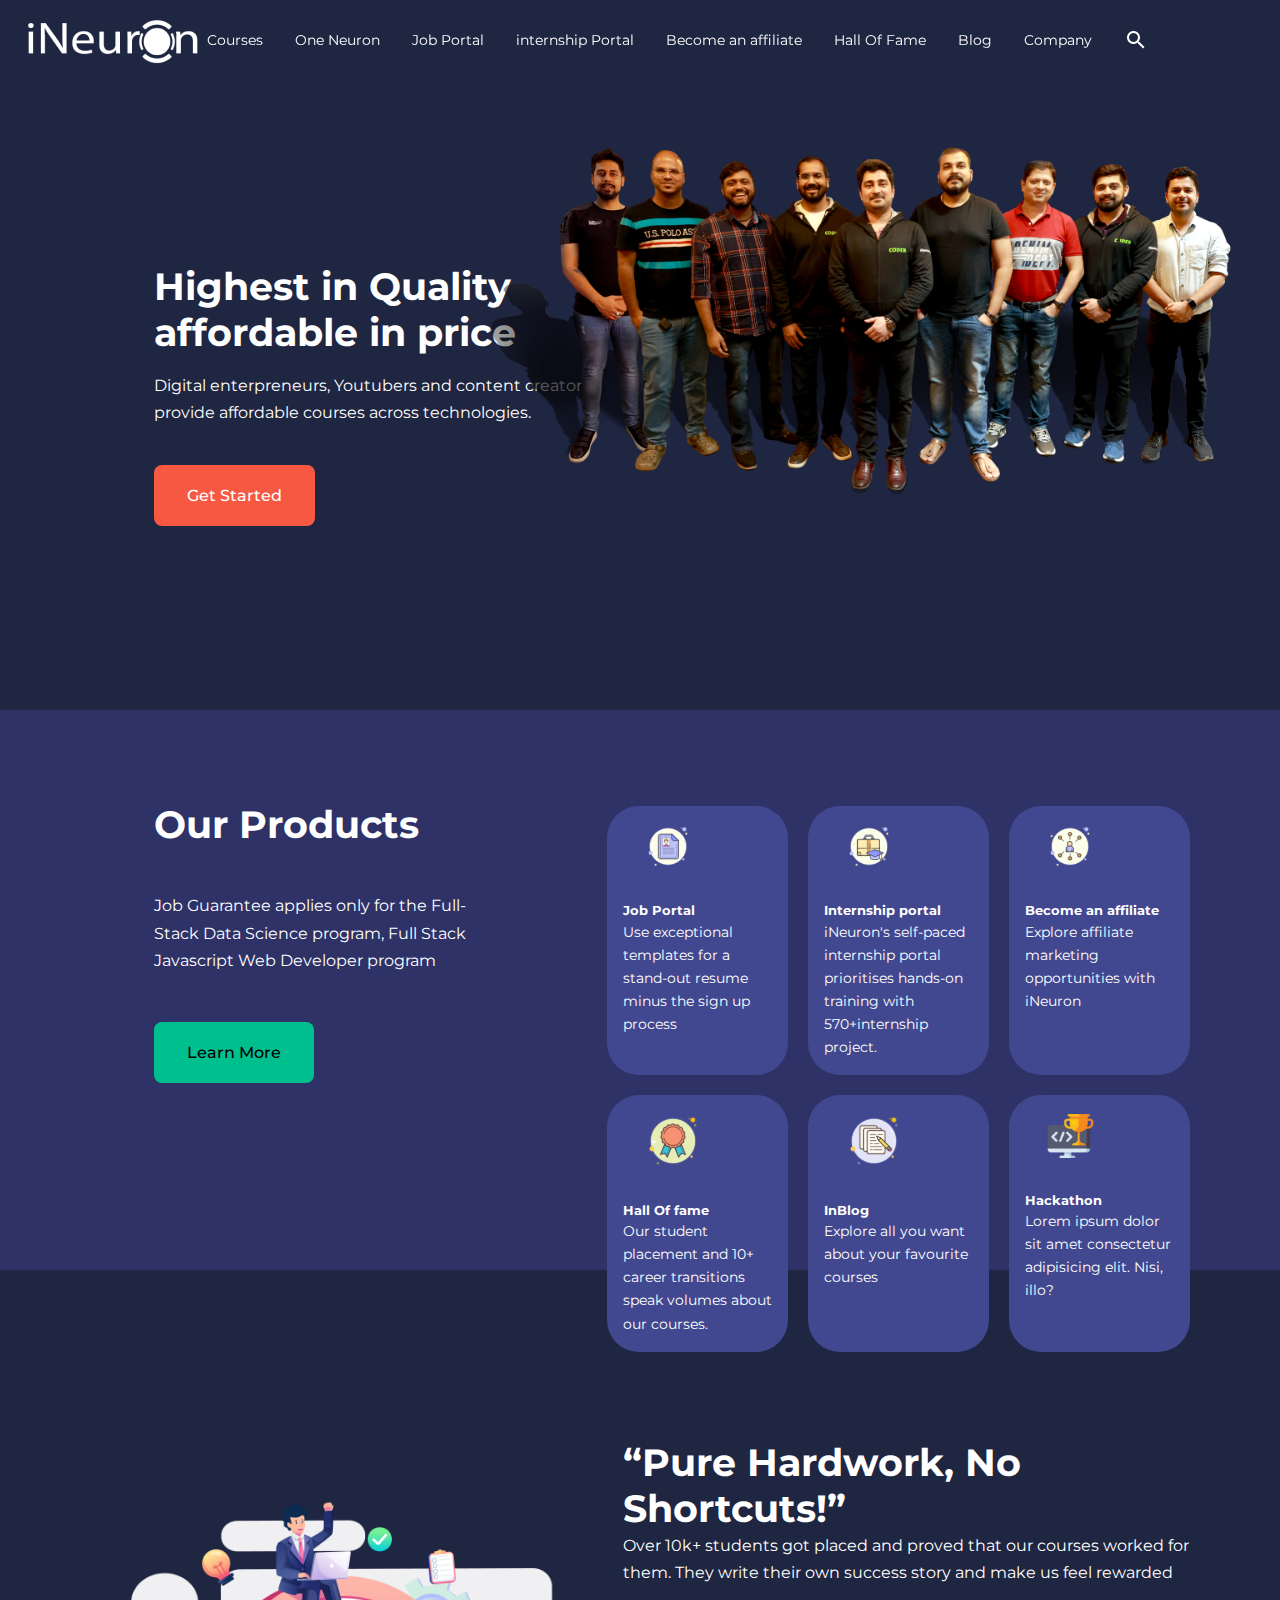
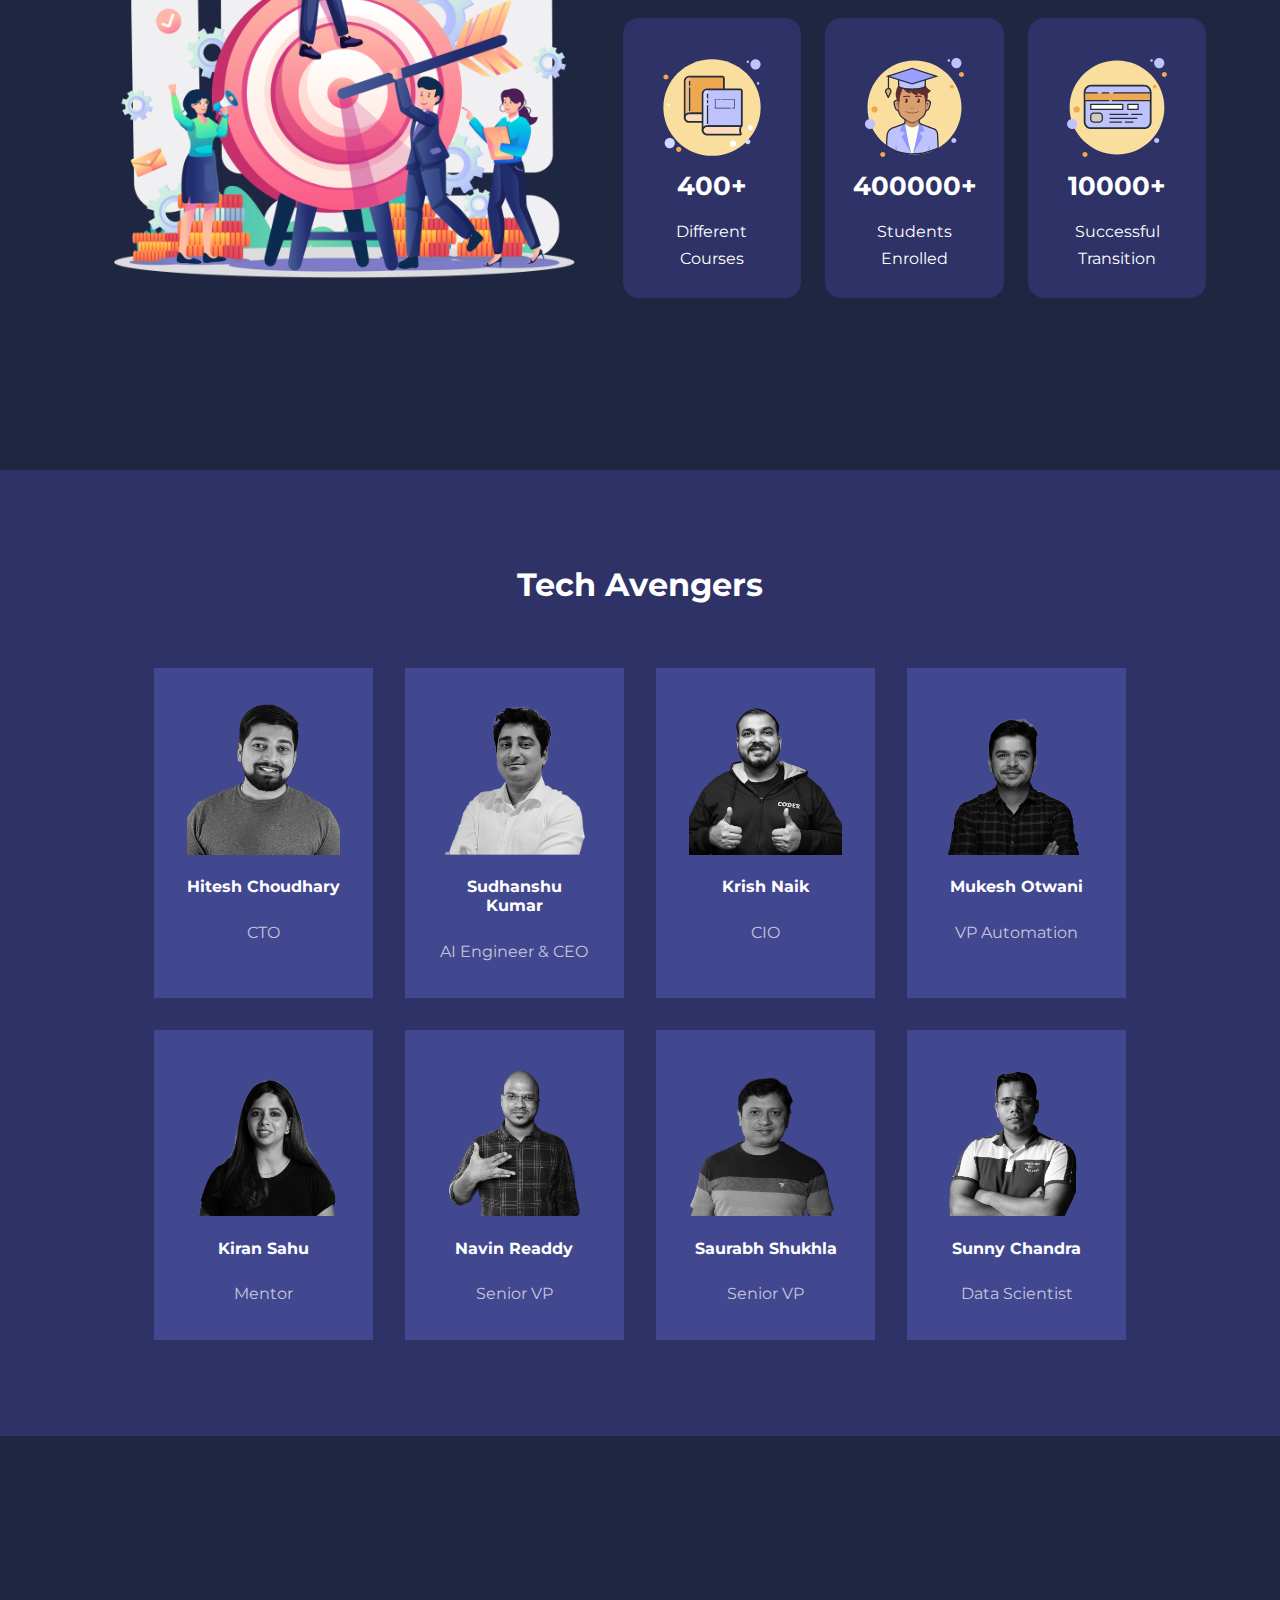
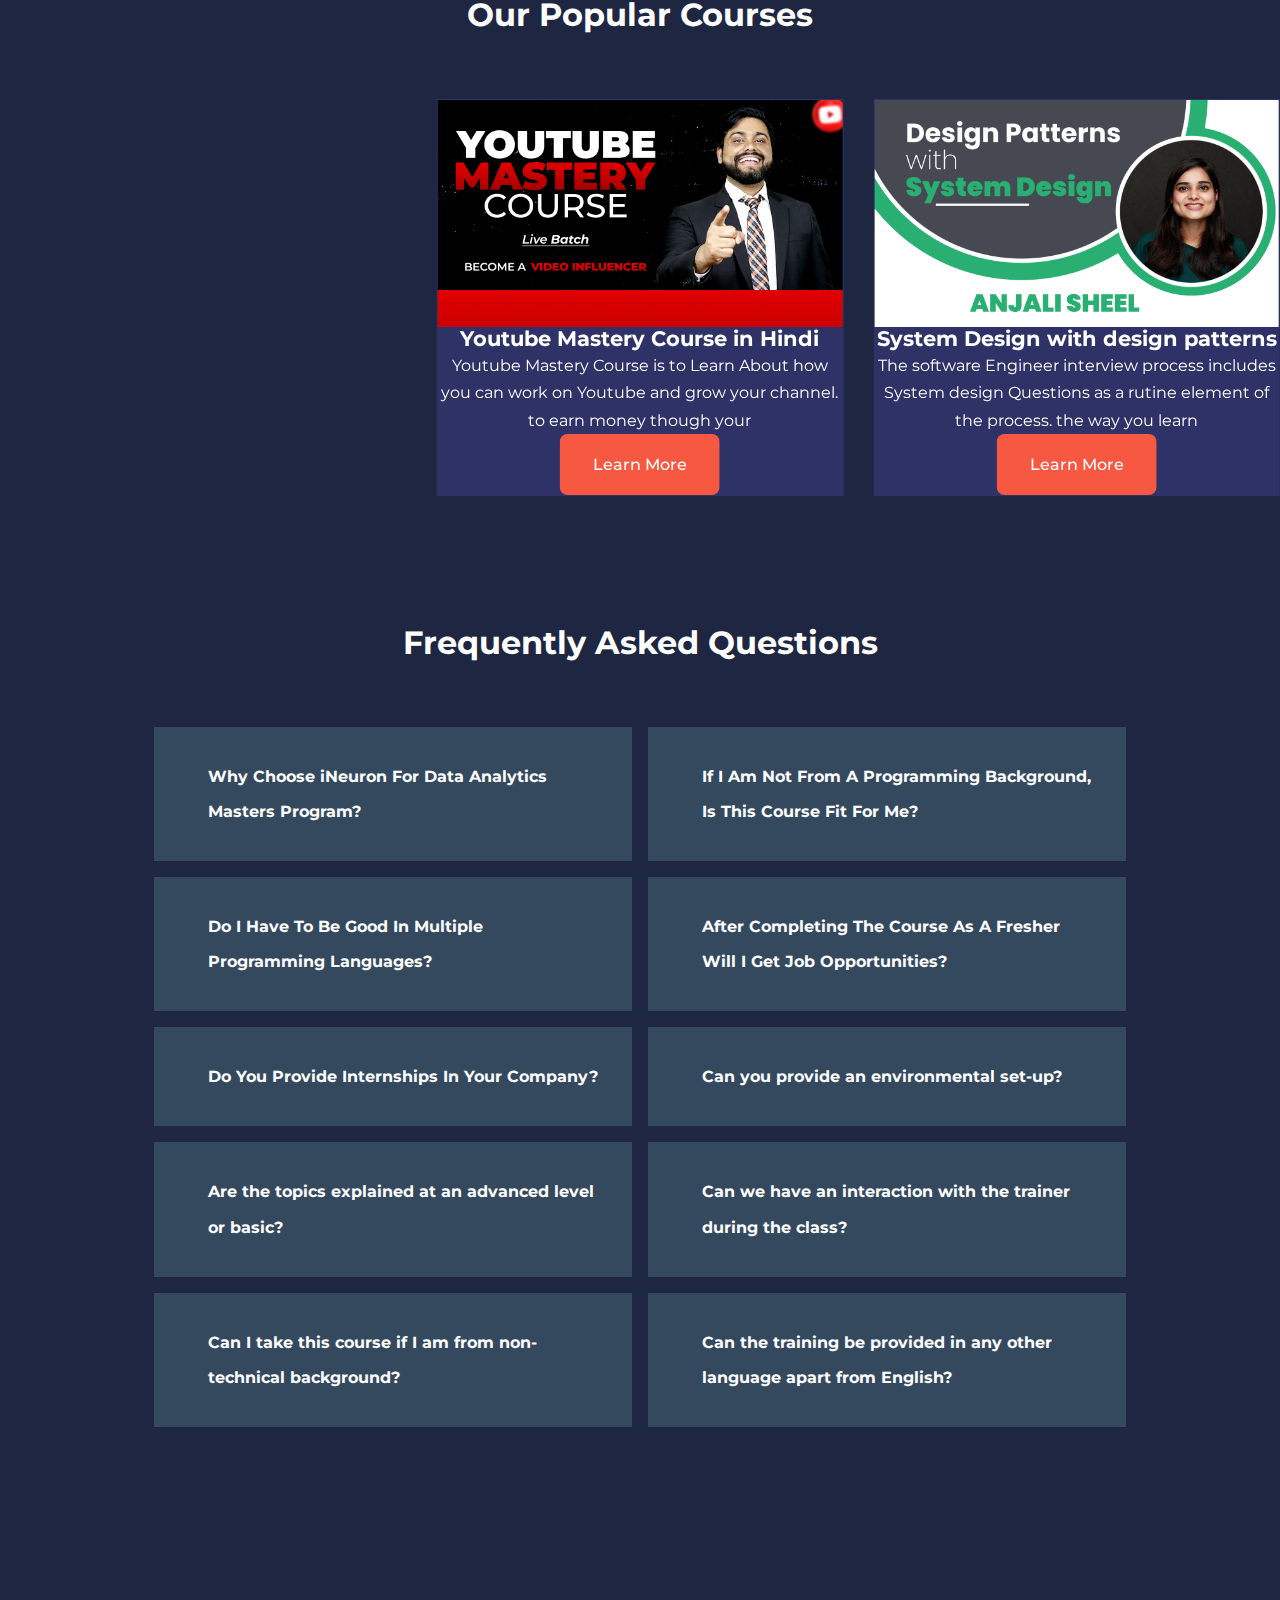
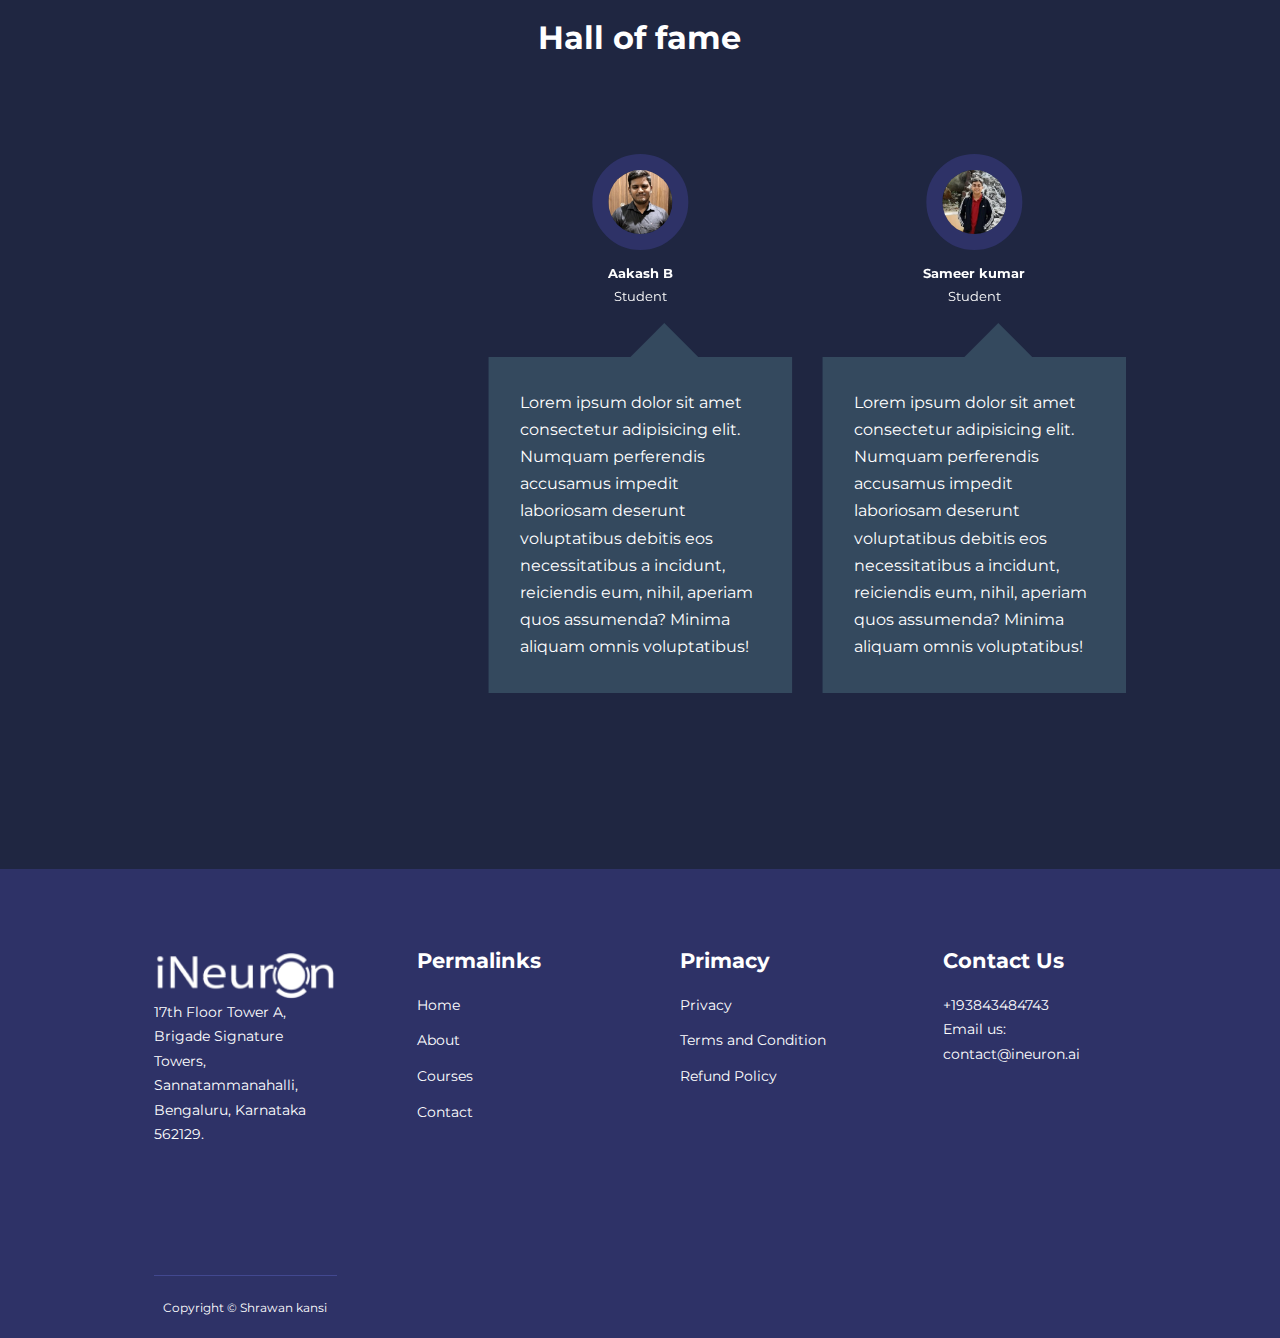
<file: index.html>
<!DOCTYPE html>
<html lang="en">
<head>
    <meta charset="UTF-8">
    <meta http-equiv="X-UA-Compatible" content="IE=edge">
    <meta name="viewport" content="width=device-width, initial-scale=1.0">
    <title>ineuron|kansi</title>
    <!-- iconscout  -->
    <link rel="stylesheet" href="https://unicons.iconscout.com/release/v2.1.5/css/unicons.css">
    <!-- font -->
    <link rel="preconnect" href="https://fonts.googleapis.com">
<link rel="preconnect" href="https://fonts.gstatic.com" crossorigin>
<link href="https://fonts.googleapis.com/css2?family=Montserrat:wght@300;400;500;600;700;800;900&family=Poppins:wght@100;200;300;400;500;600;700;800;900&family=Roboto:wght@500&display=swap" rel="stylesheet">

<!-- ====== swiper js============ -->
<!-- <link
  rel="stylesheet"
  href="https://cdn.jsdelivr.net/npm/swiper@8/swiper-bundle.min.css"
/> -->
  <!-- ========      swiper js auto ===== -->
<link
rel="stylesheet"
href="https://cdn.jsdelivr.net/npm/swiper/swiper-bundle.min.css"
/>
    <link rel="stylesheet" href="./css/style.css">
</head>
<body>
    <nav>
        <div class="container nav_container">
            <a href="index.html"><img src="./image/ineuron-logo-white.png" alt=""></a>
            <ul class="nav_menu">
                <li><a href="index.html">Courses</a></li>
                <li><a href="about.html">One Neuron</a></li>
                <li><a href="courses.html">Job Portal</a></li>
                <li><a href="contact.html">internship Portal</a></li>
                <li><a href="index.html">Become an affiliate</a></li>
                <li><a href="about.html">Hall Of Fame</a></li>
                <li><a href="courses.html">Blog</a></li>
                <li><a href="contact.html">Company</a></li>
                <li><img src="./image/search.png" alt="search"></li>
            </ul>
            
            <button  id="open-menu-btn"><i class="uil uil-bars"></i></button>
            <button  id="close-menu-btn"><i class="uil uil-multiply"></i></button>
        </div>
    </nav>
    <!-- //////end of nav bar/////////////////////////////////// -->



    <header>
        <div class="container header_container">
           <div class="header_left">
                <h1>Highest in Quality affordable in price</h1>
                <p>Digital enterpreneurs, Youtubers and content creators provide affordable courses across technologies.</p>
                <a href="courses.html" class="btn btn-primary">Get Started</a>
           </div>

           <div class="header_right">
                <div class="header_right-image">
                    <img src="./image/bg-photo.png" alt="bg">
                </div>
           </div>
        </div>
    </header>
    <!-- ////////////////===========End of header=========/////////////////// -->









    <section class="categories">
        <div class="container categories_container">
            <div class="categories_left">
                <h1>Our Products</h1>
                <p>Job Guarantee applies only for the Full-Stack Data Science program, Full Stack Javascript Web Developer program</p>
                <a href="#" class="btn">Learn More</a>
            </div>
            <div class="categories_right">
                <article class="category">
                    <span class="category_icon"><img src="./our product/jobPortal-icon.svg" alt="portal"></span>
                    <h5>Job Portal</h5>
                    <p>Use exceptional templates for a stand-out resume minus the sign up process</p>
                </article>

                <article class="category">
                    <span class="category_icon"><img src="./our product/Internship-icon.svg" alt="intership"></span>
                    <h5>Internship portal</h5>
                    <p>iNeuron's self-paced internship portal prioritises hands-on training with 570+internship project.</p>
                </article>

                <article class="category">
                    <span class="category_icon"><img src="./our product/affilitatePortal-icon.svg" alt="affiliate"></span>
                    <h5>Become an affiliate</h5>
                    <p>Explore affiliate marketing opportunities with iNeuron </p>
                </article>

                <article class="category">
                    <span class="category_icon"><img src="./our product/halloffame-icon.svg" alt="halloffame"></span>
                    <h5>Hall Of fame</h5>
                    <p>Our student placement and 10+ career transitions speak volumes about our courses.</p>
                </article>

                <article class="category">
                    <span class="category_icon"><img src="./our product/blog-icon.svg" alt="blog"></span>
                    <h5>InBlog</h5>
                    <p>Explore all you want about your favourite courses</p>
                </article>

                <article class="category">
                    <span class="category_icon"><img src="./our product/hackathon.png" alt="hackathon"></span>
                    <h5>Hackathon</h5>
                    <p>Lorem ipsum dolor sit amet consectetur adipisicing elit. Nisi, illo?</p>
                </article>
            </div>
        </div>
    </section>
    <!-- ==========end of categories -->





    <section class="about_achievements">
        <div class="container about_achievements-container">
            <div class="about_achievements-left">
                <img src="./image/achivement.png" alt="achievement">
            </div>
            <div class="about_achievements-right">
                <h1>“Pure Hardwork, No Shortcuts!”</h1>
                <p>Over 10k+ students got placed and proved that our courses worked for them. They write their own success story and make us feel rewarded</p>
                <div class="achievement_cards">
                    <article class="achievement_card">
                        <span class="achievement_icon">
                                <img src="./image/books-icon.svg" alt="book">
                        </span>
                          <h3>400+</h3>
                          <p>Different Courses</p>
                    </article>
                    <article class="achievement_card">
                        <span class="achievement_icon">
                                <img src="./image/student-iocn.svg" alt="student">
                        </span>
                          <h3>400000+</h3>
                          <p>Students Enrolled</p>
                    </article>
                    <article class="achievement_card">
                        <span class="achievement_icon">
                                <img src="./image/credit-card-icon.svg" alt="credit">
                        </span>
                          <h3>10000+</h3>
                          <p>Successful Transition</p>
                    </article>
                </div>
            </div>
        </div>

    </section>
    <!-- ////////////////////=============END of Achievements==========////////////// -->



    <section class="team">
        <h2>Tech Avengers</h2>
        <div class="container team_container">
            <article class="team_member">
                <div class="team_member-image">
                    <img src="./mentor/hitesh-square.png" alt="photo1">
                </div>
                <div class="team_member-info">
                    <h4>Hitesh Choudhary</h4>
                    <P>CTO</P>
                </div>
                <div class="team_member-socials">
                    <a href="#" target="_blank"><i class="uil uil-instagram"></i></a>
                    <a href="#" target="_blank"><i class="uil uil-twitter-alt"></i></a>
                    <a href="#" target="_blank"><i class="uil uil-linkedin-alt"></i></a>
                </div>
            </article>

            <article class="team_member">
                <div class="team_member-image">
                    <img src="./mentor/sudhanshu-square.png" alt="photo2">
                </div>
                <div class="team_member-info">
                    <h4>Sudhanshu Kumar</h4>
                    <P>AI Engineer & CEO</P>
                </div>
                <div class="team_member-socials">
                    <a href="#" target="_blank"><i class="uil uil-instagram"></i></a>
                    <a href="#" target="_blank"><i class="uil uil-twitter-alt"></i></a>
                    <a href="#" target="_blank"><i class="uil uil-linkedin-alt"></i></a>
                </div>
            </article>

            <article class="team_member">
                <div class="team_member-image">
                    <img src="./mentor/krish-square.png" alt="photo3">
                </div>
                <div class="team_member-info">
                    <h4>Krish Naik</h4>
                    <P>CIO</P>
                </div>
                <div class="team_member-socials">
                    <a href="#" target="_blank"><i class="uil uil-instagram"></i></a>
                    <a href="#" target="_blank"><i class="uil uil-twitter-alt"></i></a>
                    <a href="#" target="_blank"><i class="uil uil-linkedin-alt"></i></a>
                </div>
            </article>

            <article class="team_member">
                <div class="team_member-image">
                    <img src="./mentor/Mukesh-Otwani-square.png" alt="photo4">
                </div>
                <div class="team_member-info">
                    <h4>Mukesh Otwani</h4>
                    <P>VP Automation</P>
                </div>
                <div class="team_member-socials">
                    <a href="#" target="_blank"><i class="uil uil-instagram"></i></a>
                    <a href="#" target="_blank"><i class="uil uil-twitter-alt"></i></a>
                    <a href="#" target="_blank"><i class="uil uil-linkedin-alt"></i></a>
                </div>
            </article>

            <article class="team_member">
                <div class="team_member-image">
                    <img src="./mentor/Kiran-Sahu-square.png" alt="photo5">
                </div>
                <div class="team_member-info">
                    <h4>Kiran Sahu</h4>
                    <P>Mentor</P>
                </div>
                <div class="team_member-socials">
                    <a href="#" target="_blank"><i class="uil uil-instagram"></i></a>
                    <a href="#" target="_blank"><i class="uil uil-twitter-alt"></i></a>
                    <a href="#" target="_blank"><i class="uil uil-linkedin-alt"></i></a>
                </div>
            </article>

            <article class="team_member">
                <div class="team_member-image">
                    <img src="./mentor/telusko-square.png" alt="photo6">
                </div>
                <div class="team_member-info">
                    <h4>Navin Readdy</h4>
                    <P>Senior VP</P>
                </div>
                <div class="team_member-socials">
                    <a href="#" target="_blank"><i class="uil uil-instagram"></i></a>
                    <a href="#" target="_blank"><i class="uil uil-twitter-alt"></i></a>
                    <a href="#" target="_blank"><i class="uil uil-linkedin-alt"></i></a>
                </div>
            </article>

            <article class="team_member">
                <div class="team_member-image">
                    <img src="./mentor/mysirg-square.png" alt="photo7">
                </div>
                <div class="team_member-info">
                    <h4>Saurabh Shukhla</h4>
                    <P>Senior VP</P>
                </div>
                <div class="team_member-socials">
                    <a href="#" target="_blank"><i class="uil uil-instagram"></i></a>
                    <a href="#" target="_blank"><i class="uil uil-twitter-alt"></i></a>
                    <a href="#" target="_blank"><i class="uil uil-linkedin-alt"></i></a>
                </div>
            </article>

            <article class="team_member">
                <div class="team_member-image">
                    <img src="./mentor/sunny-square.png" alt="photo8">
                </div>
                <div class="team_member-info">
                    <h4>Sunny Chandra</h4>
                    <P>Data Scientist</P>
                </div>
                <div class="team_member-socials">
                    <a href="#" target="_blank"><i class="uil uil-instagram"></i></a>
                    <a href="#" target="_blank"><i class="uil uil-twitter-alt"></i></a>
                    <a href="#" target="_blank"><i class="uil uil-linkedin-alt"></i></a>
                </div>
            </article>
        </div>
    </section>
    <!-- /////////////////====End of Team Section==========/////////////////// -->






<!-- ======================== courses start================================= -->

   
 
<section class="courses swiper mySwiper">
    <h2> Our Popular Courses</h2>
    <div class=" swiper-wrapper">
        <article class="course swiper-slide">
            <div class="course_img">
                <img src="./courses/youtube.jpg" alt="course1">
            </div>
            <div class="corses_info">
                 <h4>Youtube Mastery Course in Hindi</h4>
                 <p>Youtube Mastery Course is to Learn About how you can work on Youtube and grow your channel. to earn money though your </p>
                 <a href="courses.html" class="btn btn-primary">Learn  More</a>
            </div>
        </article>
        <article class="course swiper-slide">
            <div class="course_img">
                <img src="./courses/System-design.jpg" alt="course2">
            </div>
            <div class="corses_info">
                    <h4>System Design with design patterns</h4>
                 <p>The software Engineer interview process includes System design Questions as a rutine element of the process. the way you learn</p>
                 <a href="courses.html" class="btn btn-primary">Learn More</a>
            </div>
        </article>
        <article class="course swiper-slide">
            <div class="course_img">
                <img src="./courses/sping.jpg" alt="course3">
            </div>
            <div class="corses_info">
                 <h4>Enterprise Java with Spring Boot</h4>
                 <p>Lorem ipsum dolor sit amet consectetur adipisicing elit. Labore voluptatum similique nam facere explicabo eos laborum!</p>
                 <a href="courses.html" class="btn btn-primary">Learn More</a>
            </div>
            
        </article>
        <article class="course swiper-slide">
            <div class="course_img">
                <img src="./courses/python.jpg" alt="course1">
            </div>
            <div class="corses_info">
                 <h4>Full Stack web Development using Python in Hindi</h4>
                 <p>Lorem ipsum dolor sit amet consectetur adipisicing elit. Labo</p>
                 <a href="courses.html" class="btn btn-primary">Learn  More</a>
            </div>
        </article>
        <article class="course swiper-slide">
            <div class="course_img">
                <img src="./courses/mastery youtube.jpg" alt="course2">
            </div>
            <div class="corses_info">
                    <h4>Youtube Mastery Batch</h4>
                 <p>Lorem ipsum dolor sit amet consectetur adipisicing elit. Labore voluptatum similique nam facere explicabo eos laborum!</p>
                 <a href="courses.html" class="btn btn-primary">Learn More</a>
            </div>
        </article>
        <article class="course swiper-slide">
            <div class="course_img">
                <img src="./courses/full-stack-javascript.jpg" alt="course3">
            </div>
            <div class="corses_info">
                 <h4>Full Stack Javascript web Developer</h4>
                 <p>Lorem ipsum dolor sit amet consectetur adipisicing elit. Labore voluptatum similique nam facere explicabo eos laborum!</p>
                 <a href="courses.html" class="btn btn-primary">Learn More</a>
            </div>
            
        </article>
        <article class="course swiper-slide">
            <div class="course_img">
                <img src="./courses/full stack data science.jpg" alt="course1">
            </div>
            <div class="corses_info">
                 <h4>Full stack Data Science </h4>
                 <p>Lorem ipsum dolor sit amet consectetur adipisicing elit. Labore voluptatum similique nam facere explicabo eos laborum!</p>
                 <a href="courses.html" class="btn btn-primary">Learn  More</a>
            </div>
        </article>
        <article class="course swiper-slide">
            <div class="course_img">
                <img src="./courses/dsa-for-faang.jpg" alt="course2">
            </div>
            <div class="corses_info">
                    <h4>Responsiv Admin Design</h4>
                 <p>Lorem ipsum dolor sit amet consectetur adipisicing elit. Labore voluptatum similique nam facere explicabo eos laborum!</p>
                 <a href="courses.html" class="btn btn-primary">Learn More</a>
            </div>
        </article>
        <article class="course swiper-slide">
            <div class="course_img">
                <img src="./courses/digital marketing.jpg" alt="course3">
            </div>
            <div class="corses_info">
                 <h4>Responsiv Social Design</h4>
                 <p>Lorem ipsum dolor sit amet consectetur adipisicing elit. Labore voluptatum similique nam facere explicabo eos laborum!</p>
                 <a href="courses.html" class="btn btn-primary">Learn More</a>
            </div>
            
        </article>
        <article class="course swiper-slide">
            <div class="course_img">
                <img src="./courses/data science.jpg" alt="course3">
            </div>
            <div class="corses_info">
                 <h4>Responsiv Social Design</h4>
                 <p>Lorem ipsum dolor sit amet consectetur adipisicing elit. Labore voluptatum similique nam facere explicabo eos laborum!</p>
                 <a href="courses.html" class="btn btn-primary">Learn More</a>
            </div>
            
        </article>
        <article class="course swiper-slide">
            <div class="course_img">
                <img src="./courses/cyber security.jpg" alt="course3">
            </div>
            <div class="corses_info">
                 <h4>Responsiv Social Design</h4>
                 <p>Lorem ipsum dolor sit amet consectetur adipisicing elit. Labore voluptatum similique nam facere explicabo eos laborum!</p>
                 <a href="courses.html" class="btn btn-primary">Learn More</a>
            </div>
            
        </article>
        <article class="course swiper-slide">
            <div class="course_img">
                <img src="./courses/c++.jpg" alt="course3">
            </div>
            <div class="corses_info">
                 <h4>Responsiv Social Design</h4>
                 <p>Lorem ipsum dolor sit amet consectetur adipisicing elit. Labore voluptatum similique nam facere explicabo eos laborum!</p>
                 <a href="courses.html" class="btn btn-primary">Learn More</a>
            </div>
            
        </article>
        <article class="course swiper-slide">
            <div class="course_img">
                <img src="./courses/blockchain.jpg" alt="course3">
            </div>
            <div class="corses_info">
                 <h4>Responsiv Social Design</h4>
                 <p>Lorem ipsum dolor sit amet consectetur adipisicing elit. Labore voluptatum similique nam facere explicabo eos laborum!</p>
                 <a href="courses.html" class="btn btn-primary">Learn More</a>
            </div>
            
        </article>
        <article class="course swiper-slide">
            <div class="course_img">
                <img src="./courses/big data.jpg" alt="course3">
            </div>
            <div class="corses_info">
                 <h4>Responsiv Social Design</h4>
                 <p>Lorem ipsum dolor sit amet consectetur adipisicing elit. Labore voluptatum similique nam facere explicabo eos laborum!</p>
                 <a href="courses.html" class="btn btn-primary">Learn More</a>
            </div>
            
        </article>
        <article class="course swiper-slide">
            <div class="course_img">
                <img src="./courses/automation.jpg" alt="course3">
            </div>
            <div class="corses_info">
                 <h4>Responsiv Social Design</h4>
                 <p>Lorem ipsum dolor sit amet consectetur adipisicing elit. Labore voluptatum similique nam facere explicabo eos laborum!</p>
                 <a href="courses.html" class="btn btn-primary">Learn More</a>
            </div>
            
        </article>
    </div>
</section>
<!-- ================ end of corses======================= -->
    <!-- ================ end of corses======================= -->

<!-- / /////      start faq sections////// -->


<section class="faqs">
    <h2> Frequently Asked Questions</h2>
    <div class="container faqs_container">
        <article class="faq">
            <div class="faq_icon"> <i class="uil uil-plus"></i></div>
            <div class="qustions_answer">
                <h4>Why Choose iNeuron For Data Analytics Masters Program?</h4>
                <p>iNeuron is not only a training institute but also comprises of a team of senior data scientists who have multiple years of experience in data science, deep learning, and machine learning etc. and iNeuron is also into product development thus we have the capabilities to provide hands-on training to our candidates via in-house project contribution.</p>
            </div>
        </article>
        <article class="faq">
            <div class="faq_icon"> <i class="uil uil-plus"></i></div>
            <div class="qustions_answer">
                <h4>If I Am Not From A Programming Background, Is This Course Fit For Me?</h4>
                <p>Yes, the course is designed to suit the preferences of both freshers as well as working professionals, all the core concepts are taught from the basics to the advanced level.</p>
            </div>
        </article>
        <article class="faq">
            <div class="faq_icon"> <i class="uil uil-plus"></i></div>
            <div class="qustions_answer">
                <h4>Do I Have To Be Good In Multiple Programming Languages?</h4>
                <p>No, we train our students in the programming language like Python and R, The class starts from the basics and goes on till the candidate has not mastered the programming language.</p>
            </div>
        </article>
        <article class="faq">
            <div class="faq_icon"> <i class="uil uil-plus"></i></div>
            <div class="qustions_answer">
                <h4>After Completing The Course As A Fresher Will I Get Job Opportunities?</h4>
                <p>Of course, We at iNeuron train the candidates according to the industry needs and specification, We also provide minimum of 3 job referrals along with resume building support as well as training on in-house projects and mock interviews.</p>
            </div>
        </article>
        <article class="faq">
            <div class="faq_icon"> <i class="uil uil-plus"></i></div>
            <div class="qustions_answer">
                <h4>Do You Provide Internships In Your Company?</h4>
                <p>Yes, we provide open internships to all.</p>
            </div>
        </article>
        <article class="faq">
            <div class="faq_icon"> <i class="uil uil-plus"></i></div>
            <div class="qustions_answer">
                <h4>Can you provide an environmental set-up?</h4>
                <p>Yes, we do help in setting up environments for the candidate post the enrollment once they connect with our support team.</p>
            </div>
        </article>
        <article class="faq">
            <div class="faq_icon"> <i class="uil uil-plus"></i></div>
            <div class="qustions_answer">
                <h4>Are the topics explained at an advanced level or basic?</h4>
                <p>The courses an iNeuron starts from the very basics so anyone and everyone can take part in the course. (Kindly check the pre-requisites before enrolling since some courses like the DLCVNLP has a pre-requisite such as python and basics of ML).</p>
            </div>
        </article>
        <article class="faq">
            <div class="faq_icon"> <i class="uil uil-plus"></i></div>
            <div class="qustions_answer">
                <h4>Can we have an interaction with the trainer during the class?</h4>
                <p>During the class it is not possible to clarify doubts since the live sessions are being recorded thus, to maintain a quality of recordings we do not entertain doubt during live sessions. However, the candidate can clear their queries using our skype support which is available all 7 days a week 15 hours every single day.</p>
            </div>
        </article>
        <article class="faq">
            <div class="faq_icon"> <i class="uil uil-plus"></i></div>
            <div class="qustions_answer">
                <h4>Can I take this course if I am from non-technical background?</h4>
                <p>Yes, most of our courses start from the very basic and since it is a technology anybody and everyone can take part in it. (However please check course pre-requisites once before enrolling)</p>
            </div>
        </article>
        <article class="faq">
            <div class="faq_icon"> <i class="uil uil-plus"></i></div>
            <div class="qustions_answer">
                <h4>Can the training be provided in any other language apart from English?</h4>
                <p>Only if the specific course mentions it.</p>
            </div>
        </article>
    </div>

</section>

<!-- =================END OF F&Q   section==================================== -->






<!-- =================/////////////start testimonial../////// -->
<section class="container testimonials_container mySwiper ">
    <h2>Hall of fame</h2>
    <div class="swiper-wrapper">
        <article class="testimonial swiper-slide">
            <div class="avatar">
                <img src="./testimonial/Aakash B.jpeg" alt="photo1">
            </div>
            <div class="testimonial_info">
                <h5>Aakash B</h5>
                <small>Student</small>
            </div>
            <div class="testimonial_body">
                <p>Lorem ipsum dolor sit amet consectetur adipisicing elit. Numquam perferendis accusamus impedit laboriosam deserunt voluptatibus debitis eos necessitatibus a incidunt, reiciendis eum, nihil, aperiam quos assumenda? Minima aliquam omnis voluptatibus!</p>
            </div>
        </article>
        <article class="testimonial swiper-slide">
            <div class="avatar">
                <img src="./testimonial/sameer kumar.jpeg" alt="photo2">
            </div>
            <div class="testimonial_info">
                <h5>Sameer kumar</h5>
                <small>Student</small>
            </div>
            <div class="testimonial_body">
                <p>Lorem ipsum dolor sit amet consectetur adipisicing elit. Numquam perferendis accusamus impedit laboriosam deserunt voluptatibus debitis eos necessitatibus a incidunt, reiciendis eum, nihil, aperiam quos assumenda? Minima aliquam omnis voluptatibus!</p>
            </div>
        </article>
        <article class="testimonial swiper-slide">
            <div class="avatar">
                <img src="./testimonial/jay prakash bind.jpeg" alt="photo3">
            </div>
            <div class="testimonial_info">
                <h5>jay prakash bind</h5>
                <small>Student</small>
            </div>
            <div class="testimonial_body">
                <p>Lorem ipsum dolor sit amet consectetur adipisicing elit. Numquam perferendis accusamus impedit laboriosam deserunt voluptatibus debitis eos necessitatibus a incidunt, reiciendis eum, nihil, aperiam quos assumenda? Minima aliquam omnis voluptatibus!</p>
            </div>
        </article>
        <article class="testimonial swiper-slide">
            <div class="avatar">
                <img src="./testimonial/chitra patgar.jpeg" alt="photo4">
            </div>
            <div class="testimonial_info">
                <h5>chitra patgar</h5>
                <small>Student</small>
            </div>
            <div class="testimonial_body">
                <p>Lorem ipsum dolor sit amet consectetur adipisicing elit. Numquam perferendis accusamus impedit laboriosam deserunt voluptatibus debitis eos necessitatibus a incidunt, reiciendis eum, nihil, aperiam quos assumenda? Minima aliquam omnis voluptatibus!</p>
            </div>
        </article>
        <article class="testimonial swiper-slide">
            <div class="avatar">
                <img src="./testimonial/Abhinav kumar.jpeg" alt="photo5">
            </div>
            <div class="testimonial_info">
                <h5>Abhinav kumar</h5>
                <small>Student</small>
            </div>
            <div class="testimonial_body">
                <p>Lorem ipsum dolor sit amet consectetur adipisicing elit. Numquam perferendis accusamus impedit laboriosam deserunt voluptatibus debitis eos necessitatibus a incidunt, reiciendis eum, nihil, aperiam quos assumenda? Minima aliquam omnis voluptatibus!</p>
            </div>
        </article>
        <article class="testimonial swiper-slide">
            <div class="avatar">
                <img src="./testimonial/Amul Baranwal.jpeg" alt="photo6">
            </div>
            <div class="testimonial_info">
                <h5>Amul Baranwal</h5>
                <small>Student</small>
            </div>
            <div class="testimonial_body">
                <p>Lorem ipsum dolor sit amet consectetur adipisicing elit. Numquam perferendis accusamus impedit laboriosam deserunt voluptatibus debitis eos necessitatibus a incidunt, reiciendis eum, nihil, aperiam quos assumenda? Minima aliquam omnis voluptatibus!</p>
            </div>
        </article>
    </div>

</section>

<!--  /////////////////////footer section/////////////////////// -->

<footer class="footer">
    <div class="container footer_container">
        <div class="footer_1">
            <a href="index.html" class="footer_logo"><img src="./image/ineuron-logo-white.png" alt="iNeuron"></a>
            <P>17th Floor Tower A, Brigade Signature Towers, Sannatammanahalli, Bengaluru, Karnataka 562129.</P>
        </div>
        <div class="footer_2">
            <h4>Permalinks</h4>
            <ul class="permalinks">
                <li><a href="index.html">Home</a></li>
                <li><a href="about.html">About</a></li>
                <li><a href="courses.html">Courses</a></li>
                <li><a href="contact.html">Contact</a></li>
            </ul>
        </div>
        <div class="footer_3">
            <h4>Primacy</h4>
            <ul class="Privacy">
                <li><a href="#">Privacy</a></li>
                <li><a href="#">Terms and Condition</a></li>
                <li><a href="#">Refund Policy</a></li>
            </ul>
        </div>
        <div class="footer_4">
            <h4>Contact Us</h4>
            <div>
                <p>+193843484743</p>
                <p>Email us: contact@ineuron.ai</p>
            </div>


            <ul class="footer_social">
                <li><a href="#"><i class="uil uil-facebook-f"></i></a></li>
                <li><a href="#"><i class="uil uil-instagram-alt"></i></a></li>
                <li><a href="#"><i class="uil uil-twitter"></i></a></li>
                <li><a href="#"><i class="uil uil-linkdin-alt"></i></a></li>
            </ul>
        </div>
        
        <div class="footer_copyright">
            <small>Copyright &copy; Shrawan kansi</small>
        </div>
    </div>

</footer>

<script src="https://cdn.jsdelivr.net/npm/swiper/swiper-bundle.min.js"></script>
    <script src="/main.js"></script>
    <script>
        var swiper = new Swiper(".mySwiper", {
          spaceBetween: 30,
          centeredSlides: true,
          autoplay: {
            delay: 2500,
            disableOnInteraction: false,
          },
          pagination: {
            el: ".swiper-pagination",
            clickable: true,
          },
          navigation: {
            nextEl: ".swiper-button-next",
            prevEl: ".swiper-button-prev",
          },
          breakpoints:{
            600:{
                slidesPerView:3
            }
        }
        });
      </script>



<!-- <script src="https://cdn.jsdelivr.net/npm/swiper@8/swiper-bundle.min.js"></script>
<script src="/main.js"></script>
<script>
    var swiper = new Swiper(".mySwiper", {
        slidesPerView: 1,
        spaceBetween: 30,
        pagination: {
          el: ".swiper-pagination",
          clickable: true,
        },
        //// when window width is >= 600px
        breakpoints:{
            600:{
                slidesPerView:1
            }
        }
      }); -->
</script>

</body>
</html>
</file>
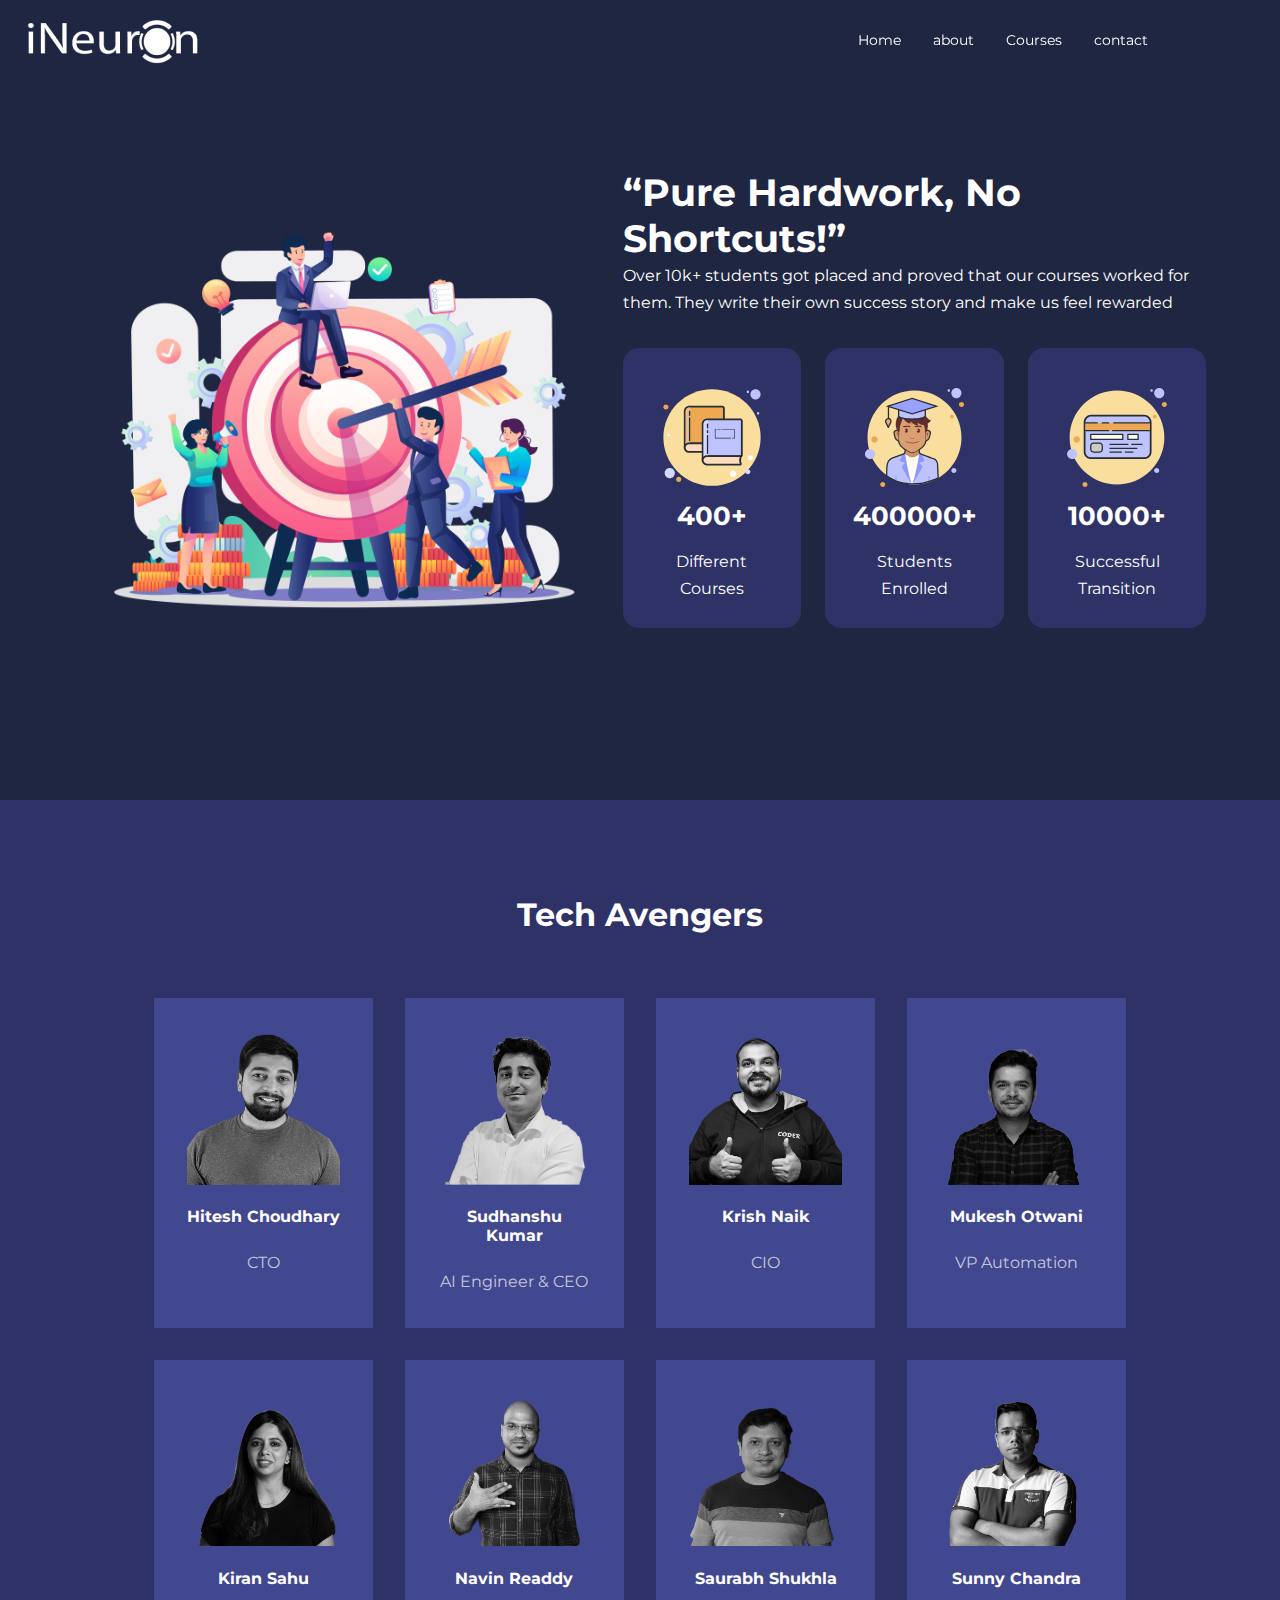
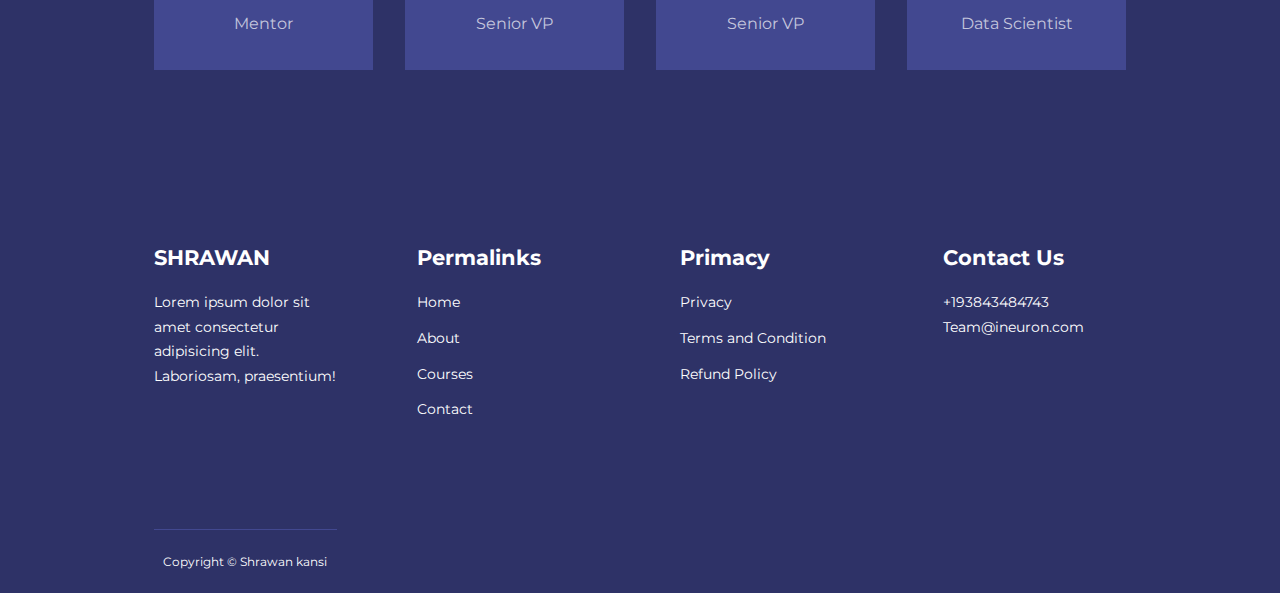
<file: about.html>
<!DOCTYPE html>
<html lang="en">
<head>
    <meta charset="UTF-8">
    <meta http-equiv="X-UA-Compatible" content="IE=edge">
    <meta name="viewport" content="width=device-width, initial-scale=1.0">
    <title>ineuron|kansi</title>
    <!-- iconscout  -->
    <link rel="stylesheet" href="https://unicons.iconscout.com/release/v2.1.5/css/unicons.css">
    <!-- font -->
    <link rel="preconnect" href="https://fonts.googleapis.com">
<link rel="preconnect" href="https://fonts.gstatic.com" crossorigin>
<link href="https://fonts.googleapis.com/css2?family=Montserrat:wght@300;400;500;600;700;800;900&family=Poppins:wght@100;200;300;400;500;600;700;800;900&family=Roboto:wght@500&display=swap" rel="stylesheet">

<!-- ====== swiper js============ -->
<link
  rel="stylesheet"
  href="https://cdn.jsdelivr.net/npm/swiper@8/swiper-bundle.min.css"
/>
    <link rel="stylesheet" href="./css/style.css">
    <link rel="stylesheet" href="./css/about.css">
</head>
<body>
    <nav>
        <div class="container nav_container">
            <a href="index.html"><img src="./image/ineuron-logo-white.png" alt=""></a>
            <ul class="nav_menu">
                <li><a href="index.html">Home</a></li>
                <li><a href="about.html">about</a></li>
                <li><a href="courses.html">Courses</a></li>
                <li><a href="contact.html">contact</a></li>
            </ul>
            <button  id="open-menu-btn"><i class="uil uil-bars"></i></button>
            <button  id="close-menu-btn"><i class="uil uil-multiply"></i></button>
        </div>
    </nav>
    <!-- //////end of nav bar/////////// -->


    <section class="about_achievements">
        <div class="container about_achievements-container">
            <div class="about_achievements-left">
                <img src="./image/achivement.png" alt="achievement">
            </div>
            <div class="about_achievements-right">
                <h1>“Pure Hardwork, No Shortcuts!”</h1>
                <p>Over 10k+ students got placed and proved that our courses worked for them. They write their own success story and make us feel rewarded</p>
                <div class="achievement_cards">
                    <article class="achievement_card">
                        <span class="achievement_icon">
                                <img src="./image/books-icon.svg" alt="book">
                        </span>
                          <h3>400+</h3>
                          <p>Different Courses</p>
                    </article>
                    <article class="achievement_card">
                        <span class="achievement_icon">
                                <img src="./image/student-iocn.svg" alt="student">
                        </span>
                          <h3>400000+</h3>
                          <p>Students Enrolled</p>
                    </article>
                    <article class="achievement_card">
                        <span class="achievement_icon">
                                <img src="./image/credit-card-icon.svg" alt="credit">
                        </span>
                          <h3>10000+</h3>
                          <p>Successful Transition</p>
                    </article>
                </div>
            </div>
        </div>

    </section>
    <!-- ////////////////////=============END of Achievements==========////////////// -->



    <section class="team">
        <h2>Tech Avengers</h2>
        <div class="container team_container">
            <article class="team_member">
                <div class="team_member-image">
                    <img src="./mentor/hitesh-square.png" alt="photo1">
                </div>
                <div class="team_member-info">
                    <h4>Hitesh Choudhary</h4>
                    <P>CTO</P>
                </div>
                <div class="team_member-socials">
                    <a href="#" target="_blank"><i class="uil uil-instagram"></i></a>
                    <a href="#" target="_blank"><i class="uil uil-twitter-alt"></i></a>
                    <a href="#" target="_blank"><i class="uil uil-linkedin-alt"></i></a>
                </div>
            </article>

            <article class="team_member">
                <div class="team_member-image">
                    <img src="./mentor/sudhanshu-square.png" alt="photo2">
                </div>
                <div class="team_member-info">
                    <h4>Sudhanshu Kumar</h4>
                    <P>AI Engineer & CEO</P>
                </div>
                <div class="team_member-socials">
                    <a href="#" target="_blank"><i class="uil uil-instagram"></i></a>
                    <a href="#" target="_blank"><i class="uil uil-twitter-alt"></i></a>
                    <a href="#" target="_blank"><i class="uil uil-linkedin-alt"></i></a>
                </div>
            </article>

            <article class="team_member">
                <div class="team_member-image">
                    <img src="./mentor/krish-square.png" alt="photo3">
                </div>
                <div class="team_member-info">
                    <h4>Krish Naik</h4>
                    <P>CIO</P>
                </div>
                <div class="team_member-socials">
                    <a href="#" target="_blank"><i class="uil uil-instagram"></i></a>
                    <a href="#" target="_blank"><i class="uil uil-twitter-alt"></i></a>
                    <a href="#" target="_blank"><i class="uil uil-linkedin-alt"></i></a>
                </div>
            </article>

            <article class="team_member">
                <div class="team_member-image">
                    <img src="./mentor/Mukesh-Otwani-square.png" alt="photo4">
                </div>
                <div class="team_member-info">
                    <h4>Mukesh Otwani</h4>
                    <P>VP Automation</P>
                </div>
                <div class="team_member-socials">
                    <a href="#" target="_blank"><i class="uil uil-instagram"></i></a>
                    <a href="#" target="_blank"><i class="uil uil-twitter-alt"></i></a>
                    <a href="#" target="_blank"><i class="uil uil-linkedin-alt"></i></a>
                </div>
            </article>

            <article class="team_member">
                <div class="team_member-image">
                    <img src="./mentor/Kiran-Sahu-square.png" alt="photo5">
                </div>
                <div class="team_member-info">
                    <h4>Kiran Sahu</h4>
                    <P>Mentor</P>
                </div>
                <div class="team_member-socials">
                    <a href="#" target="_blank"><i class="uil uil-instagram"></i></a>
                    <a href="#" target="_blank"><i class="uil uil-twitter-alt"></i></a>
                    <a href="#" target="_blank"><i class="uil uil-linkedin-alt"></i></a>
                </div>
            </article>

            <article class="team_member">
                <div class="team_member-image">
                    <img src="./mentor/telusko-square.png" alt="photo6">
                </div>
                <div class="team_member-info">
                    <h4>Navin Readdy</h4>
                    <P>Senior VP</P>
                </div>
                <div class="team_member-socials">
                    <a href="#" target="_blank"><i class="uil uil-instagram"></i></a>
                    <a href="#" target="_blank"><i class="uil uil-twitter-alt"></i></a>
                    <a href="#" target="_blank"><i class="uil uil-linkedin-alt"></i></a>
                </div>
            </article>

            <article class="team_member">
                <div class="team_member-image">
                    <img src="./mentor/mysirg-square.png" alt="photo7">
                </div>
                <div class="team_member-info">
                    <h4>Saurabh Shukhla</h4>
                    <P>Senior VP</P>
                </div>
                <div class="team_member-socials">
                    <a href="#" target="_blank"><i class="uil uil-instagram"></i></a>
                    <a href="#" target="_blank"><i class="uil uil-twitter-alt"></i></a>
                    <a href="#" target="_blank"><i class="uil uil-linkedin-alt"></i></a>
                </div>
            </article>

            <article class="team_member">
                <div class="team_member-image">
                    <img src="./mentor/sunny-square.png" alt="photo8">
                </div>
                <div class="team_member-info">
                    <h4>Sunny Chandra</h4>
                    <P>Data Scientist</P>
                </div>
                <div class="team_member-socials">
                    <a href="#" target="_blank"><i class="uil uil-instagram"></i></a>
                    <a href="#" target="_blank"><i class="uil uil-twitter-alt"></i></a>
                    <a href="#" target="_blank"><i class="uil uil-linkedin-alt"></i></a>
                </div>
            </article>
        </div>
    </section>
    <!-- /////////////////====End of Team Section==========/////////////////// -->

    <!--  /////////////////////footer section/////////////////////// -->

    <footer class="footer">
    <div class="container footer_container">
        <div class="footer_1">
            <a href="index.html" class="footer_logo"><h4>SHRAWAN</h4></a>
            <P>Lorem ipsum dolor sit amet consectetur adipisicing elit. Laboriosam, praesentium!</P>
        </div>
        <div class="footer_2">
            <h4>Permalinks</h4>
            <ul class="permalinks">
                <li><a href="index.html">Home</a></li>
                <li><a href="about.html">About</a></li>
                <li><a href="courses.html">Courses</a></li>
                <li><a href="contact.html">Contact</a></li>
            </ul>
        </div>
        <div class="footer_3">
            <h4>Primacy</h4>
            <ul class="Privacy">
                <li><a href="#">Privacy</a></li>
                <li><a href="#">Terms and Condition</a></li>
                <li><a href="#">Refund Policy</a></li>
            </ul>
        </div>
        <div class="footer_4">
            <h4>Contact Us</h4>
            <div>
                <p>+193843484743</p>
                <p>Team@ineuron.com</p>
            </div>


            <ul class="footer_social">
                <li><a href="#"><i class="uil uil-facebook-f"></i></a></li>
                <li><a href="#"><i class="uil uil-instagram-alt"></i></a></li>
                <li><a href="#"><i class="uil uil-twitter"></i></a></li>
                <li><a href="#"><i class="uil uil-linkdin-alt"></i></a></li>
            </ul>
        </div>
        <div class="footer_copyright">
            <small>Copyright &copy; Shrawan kansi</small>
        </div>
    </div>

    </footer>






    <script src="/main.js"></script>


    <body>
</html>
</file>
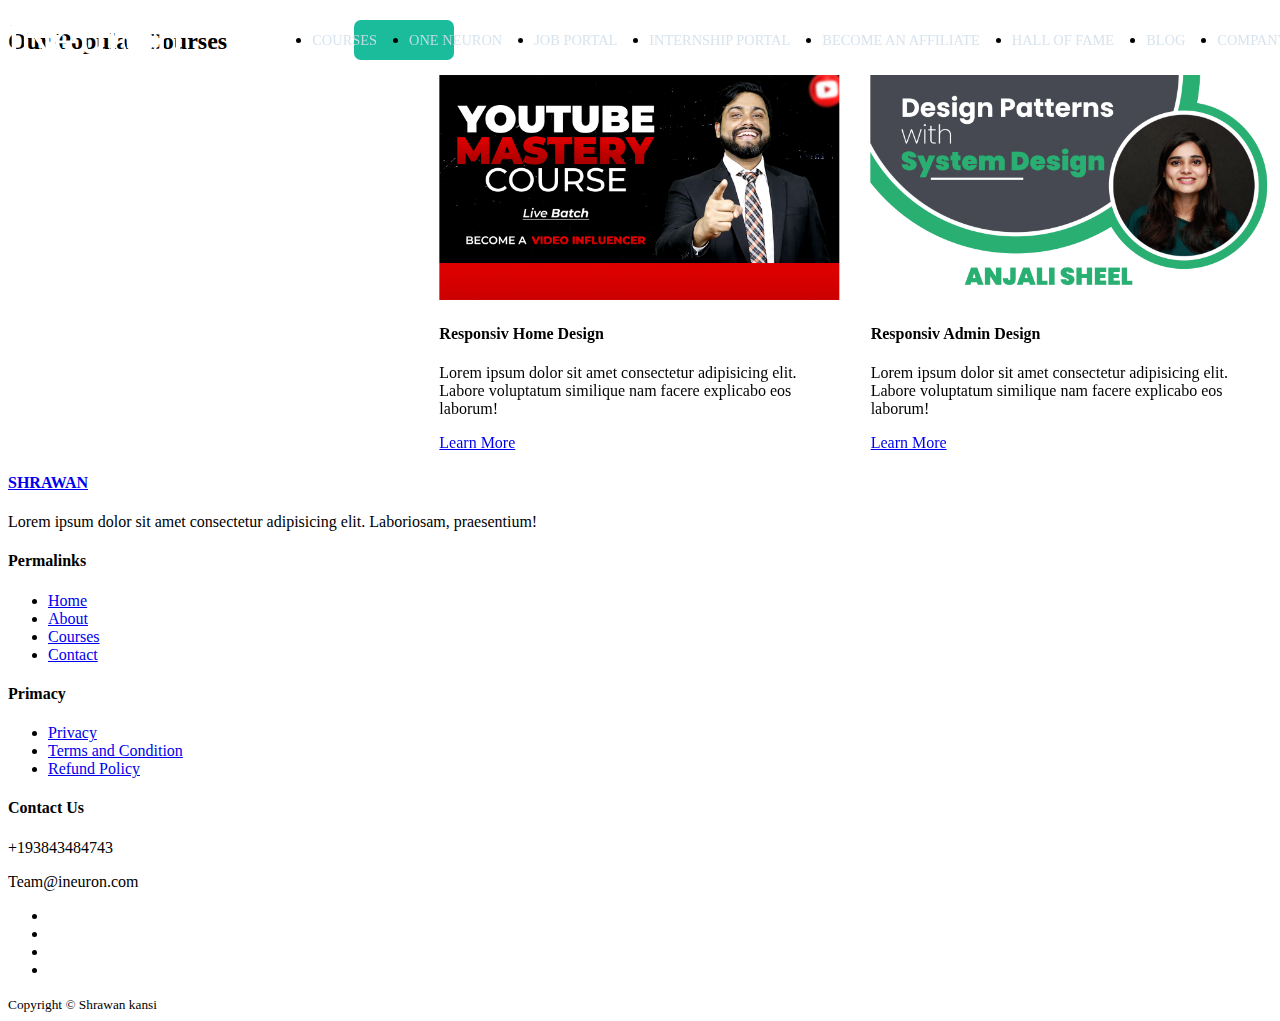
<file: courses.html>
<!DOCTYPE html>
<html lang="en">
<head>
    <meta charset="UTF-8">
    <meta http-equiv="X-UA-Compatible" content="IE=edge">
    <meta name="viewport" content="width=device-width, initial-scale=1.0">
    <title>ineuron|kansi</title>
    <!-- iconscout  -->
    <link rel="stylesheet" href="https://unicons.iconscout.com/release/v2.1.5/css/unicons.css">
    <!-- font -->
    <link rel="preconnect" href="https://fonts.googleapis.com">
<link rel="preconnect" href="https://fonts.gstatic.com" crossorigin>
<link href="https://fonts.googleapis.com/css2?family=Montserrat:wght@300;400;500;600;700;800;900&family=Poppins:wght@100;200;300;400;500;600;700;800;900&family=Roboto:wght@500&display=swap" rel="stylesheet">

<!-- ====== swiper js============ -->
<link
  rel="stylesheet"
  href="https://cdn.jsdelivr.net/npm/swiper@8/swiper-bundle.min.css"
/>
<!-- ///////swiper js auto -->
<link
rel="stylesheet"
href="https://cdn.jsdelivr.net/npm/swiper/swiper-bundle.min.css"
/>
    <!-- <link rel="stylesheet" href="./css/style.css"> -->
    <link rel="stylesheet" href="./css/courses.css">
</head>
<body>
    <nav>
        <div class="container nav_container">
            <a href="index.html"><img src="./image/ineuron-logo-white.png" alt=""></a>
            <ul class="nav_menu">
                <li><a href="index.html">Courses</a></li>
                <li><a href="about.html">One Neuron</a></li>
                <li><a href="courses.html">Job Portal</a></li>
                <li><a href="contact.html">internship Portal</a></li>
                <li><a href="index.html">Become an affiliate</a></li>
                <li><a href="about.html">Hall Of Fame</a></li>
                <li><a href="courses.html">Blog</a></li>
                <li><a href="contact.html">Company</a></li>
                <div class="animation start-home"></div>
            </ul>
            <button  id="open-menu-btn"><i class="uil uil-bars"></i></button>
            <button  id="close-menu-btn"><i class="uil uil-multiply"></i></button>
        </div>
    </nav>
    <!-- //////end of nav bar/////////// --> 
 
 
 
 
 
 
    <section class="courses swiper mySwiper">
        <h2> Our Popular Courses</h2>
        <div class="container courses_container swiper-wrapper">
            <article class="course swiper-slide">
                <div class="course_img">
                    <img src="./courses/youtube.jpg" alt="course1">
                </div>
                <div class="corses_info">
                     <h4>Responsiv Home Design</h4>
                     <p>Lorem ipsum dolor sit amet consectetur adipisicing elit. Labore voluptatum similique nam facere explicabo eos laborum!</p>
                     <a href="courses.html" class="btn btn-primary">Learn  More</a>
                </div>
            </article>
            <article class="course swiper-slide">
                <div class="course_img">
                    <img src="./courses/System-design.jpg" alt="course2">
                </div>
                <div class="corses_info">
                        <h4>Responsiv Admin Design</h4>
                     <p>Lorem ipsum dolor sit amet consectetur adipisicing elit. Labore voluptatum similique nam facere explicabo eos laborum!</p>
                     <a href="courses.html" class="btn btn-primary">Learn More</a>
                </div>
            </article>
            <article class="course swiper-slide">
                <div class="course_img">
                    <img src="./courses/sping.jpg" alt="course3">
                </div>
                <div class="corses_info">
                     <h4>Responsiv Social Design</h4>
                     <p>Lorem ipsum dolor sit amet consectetur adipisicing elit. Labore voluptatum similique nam facere explicabo eos laborum!</p>
                     <a href="courses.html" class="btn btn-primary">Learn More</a>
                </div>
                
            </article>
            <article class="course swiper-slide">
                <div class="course_img">
                    <img src="./courses/python.jpg" alt="course1">
                </div>
                <div class="corses_info">
                     <h4>Responsiv Home Design</h4>
                     <p>Lorem ipsum dolor sit amet consectetur adipisicing elit. Labore voluptatum similique nam facere explicabo eos laborum!</p>
                     <a href="courses.html" class="btn btn-primary">Learn  More</a>
                </div>
            </article>
            <article class="course swiper-slide">
                <div class="course_img">
                    <img src="./courses/mastery youtube.jpg" alt="course2">
                </div>
                <div class="corses_info">
                        <h4>Responsiv Admin Design</h4>
                     <p>Lorem ipsum dolor sit amet consectetur adipisicing elit. Labore voluptatum similique nam facere explicabo eos laborum!</p>
                     <a href="courses.html" class="btn btn-primary">Learn More</a>
                </div>
            </article>
            <article class="course swiper-slide">
                <div class="course_img">
                    <img src="./courses/full-stack-javascript.jpg" alt="course3">
                </div>
                <div class="corses_info">
                     <h4>Responsiv Social Design</h4>
                     <p>Lorem ipsum dolor sit amet consectetur adipisicing elit. Labore voluptatum similique nam facere explicabo eos laborum!</p>
                     <a href="courses.html" class="btn btn-primary">Learn More</a>
                </div>
                
            </article>
            <article class="course swiper-slide">
                <div class="course_img">
                    <img src="./courses/full stack data science.jpg" alt="course1">
                </div>
                <div class="corses_info">
                     <h4>Responsiv Home Design</h4>
                     <p>Lorem ipsum dolor sit amet consectetur adipisicing elit. Labore voluptatum similique nam facere explicabo eos laborum!</p>
                     <a href="courses.html" class="btn btn-primary">Learn  More</a>
                </div>
            </article>
            <article class="course swiper-slide">
                <div class="course_img">
                    <img src="./courses/dsa-for-faang.jpg" alt="course2">
                </div>
                <div class="corses_info">
                        <h4>Responsiv Admin Design</h4>
                     <p>Lorem ipsum dolor sit amet consectetur adipisicing elit. Labore voluptatum similique nam facere explicabo eos laborum!</p>
                     <a href="courses.html" class="btn btn-primary">Learn More</a>
                </div>
            </article>
            <article class="course swiper-slide">
                <div class="course_img">
                    <img src="./courses/digital marketing.jpg" alt="course3">
                </div>
                <div class="corses_info">
                     <h4>Responsiv Social Design</h4>
                     <p>Lorem ipsum dolor sit amet consectetur adipisicing elit. Labore voluptatum similique nam facere explicabo eos laborum!</p>
                     <a href="courses.html" class="btn btn-primary">Learn More</a>
                </div>
                
            </article>
            <article class="course swiper-slide">
                <div class="course_img">
                    <img src="./courses/data science.jpg" alt="course3">
                </div>
                <div class="corses_info">
                     <h4>Responsiv Social Design</h4>
                     <p>Lorem ipsum dolor sit amet consectetur adipisicing elit. Labore voluptatum similique nam facere explicabo eos laborum!</p>
                     <a href="courses.html" class="btn btn-primary">Learn More</a>
                </div>
                
            </article>
            <article class="course swiper-slide">
                <div class="course_img">
                    <img src="./courses/cyber security.jpg" alt="course3">
                </div>
                <div class="corses_info">
                     <h4>Responsiv Social Design</h4>
                     <p>Lorem ipsum dolor sit amet consectetur adipisicing elit. Labore voluptatum similique nam facere explicabo eos laborum!</p>
                     <a href="courses.html" class="btn btn-primary">Learn More</a>
                </div>
                
            </article>
            <article class="course swiper-slide">
                <div class="course_img">
                    <img src="./courses/c++.jpg" alt="course3">
                </div>
                <div class="corses_info">
                     <h4>Responsiv Social Design</h4>
                     <p>Lorem ipsum dolor sit amet consectetur adipisicing elit. Labore voluptatum similique nam facere explicabo eos laborum!</p>
                     <a href="courses.html" class="btn btn-primary">Learn More</a>
                </div>
                
            </article>
            <article class="course swiper-slide">
                <div class="course_img">
                    <img src="./courses/blockchain.jpg" alt="course3">
                </div>
                <div class="corses_info">
                     <h4>Responsiv Social Design</h4>
                     <p>Lorem ipsum dolor sit amet consectetur adipisicing elit. Labore voluptatum similique nam facere explicabo eos laborum!</p>
                     <a href="courses.html" class="btn btn-primary">Learn More</a>
                </div>
                
            </article>
            <article class="course swiper-slide">
                <div class="course_img">
                    <img src="./courses/big data.jpg" alt="course3">
                </div>
                <div class="corses_info">
                     <h4>Responsiv Social Design</h4>
                     <p>Lorem ipsum dolor sit amet consectetur adipisicing elit. Labore voluptatum similique nam facere explicabo eos laborum!</p>
                     <a href="courses.html" class="btn btn-primary">Learn More</a>
                </div>
                
            </article>
            <article class="course swiper-slide">
                <div class="course_img">
                    <img src="./courses/automation.jpg" alt="course3">
                </div>
                <div class="corses_info">
                     <h4>Responsiv Social Design</h4>
                     <p>Lorem ipsum dolor sit amet consectetur adipisicing elit. Labore voluptatum similique nam facere explicabo eos laborum!</p>
                     <a href="courses.html" class="btn btn-primary">Learn More</a>
                </div>
                
            </article>
        </div>
    </section>
    <!-- ================ end of corses======================= -->
 
 
 
 
 
 <!--  /////////////////////footer section/////////////////////// -->

 <footer class="footer">
    <div class="container footer_container">
        <div class="footer_1">
            <a href="index.html" class="footer_logo"><h4>SHRAWAN</h4></a>
            <P>Lorem ipsum dolor sit amet consectetur adipisicing elit. Laboriosam, praesentium!</P>
        </div>
        <div class="footer_2">
            <h4>Permalinks</h4>
            <ul class="permalinks">
                <li><a href="index.html">Home</a></li>
                <li><a href="about.html">About</a></li>
                <li><a href="courses.html">Courses</a></li>
                <li><a href="contact.html">Contact</a></li>
            </ul>
        </div>
        <div class="footer_3">
            <h4>Primacy</h4>
            <ul class="Privacy">
                <li><a href="#">Privacy</a></li>
                <li><a href="#">Terms and Condition</a></li>
                <li><a href="#">Refund Policy</a></li>
            </ul>
        </div>
        <div class="footer_4">
            <h4>Contact Us</h4>
            <div>
                <p>+193843484743</p>
                <p>Team@ineuron.com</p>
            </div>


            <ul class="footer_social">
                <li><a href="#"><i class="uil uil-facebook-f"></i></a></li>
                <li><a href="#"><i class="uil uil-instagram-alt"></i></a></li>
                <li><a href="#"><i class="uil uil-twitter"></i></a></li>
                <li><a href="#"><i class="uil uil-linkdin-alt"></i></a></li>
            </ul>
        </div>
        <div class="footer_copyright">
            <small>Copyright &copy; Shrawan kansi</small>
        </div>
    </div>

    </footer>



    <script src="https://cdn.jsdelivr.net/npm/swiper/swiper-bundle.min.js"></script>
    <script src="/main.js"></script>
    <script>
        var swiper = new Swiper(".mySwiper", {
          spaceBetween: 30,
          centeredSlides: true,
          autoplay: {
            delay: 2500,
            disableOnInteraction: false,
          },
          pagination: {
            el: ".swiper-pagination",
            clickable: true,
          },
          navigation: {
            nextEl: ".swiper-button-next",
            prevEl: ".swiper-button-prev",
          },
          breakpoints:{
            600:{
                slidesPerView:3
            }
        }
        });
      </script>
   


    <body>
</html>
</file>
<file: css/style.css>
*{
    margin: 0;
    padding: 0;
    border: 0;
    outline: 0;
    text-decoration: none;
    list-style: none;
    box-sizing: border-box;
}
:root{
    /* --color-primary:#6c63ff; */
    --color-primary:#34495e;
    --color-success:#00bf8e;
    --color-warning:#f7c94b;
    --color-danger:#f75842;
    --color-danger-variant:rgba(247, 88, 66, 0.4);
    --color-white:#fff;
    --color-light:rgba(255, 255, 255, 0.7);
    --color-black:#000;
    --color-bg:#1f2641;
    --color-bg1:#2e3267;
    --color-bg2:#424890;

    --container-width-lg:76%;
    --container-width-md:90%;
    --container-width-sm:94%;

    --transition: all 400ms ease;

}
body{
    font-family: 'Montserrat', sans-serif;
    /* font-family: 'Poppins', sans-serif; */
    /* font-family: 'Roboto', sans-serif; */
    line-height: 1.7;
    color: var(--color-white);
    background-color: var(--color-bg);
}
.container{
    width: var(--container-width-lg);
    margin: 0 auto;
}
section{
    padding: 6rem 0;
}
section h2{
    text-align: center;
    margin-bottom: 4rem;
}
h1, h2, h3, h4, h5{
    line-height: 1.2;
}
h1{
    font-size: 2.4rem;
}
h2{
    font-size: 2rem;
}
h3{
    font-size: 1.6rem;
}
h4{
    font-size: 1.3rem;
}
a{
    color: var(--color-white);
}
img{
    width: 100%;
    display: block;
    object-fit: cover;
}
.btn{
    display: inline-block;
    background: var(--color-white);
    color: var(--color-black);
    padding: 1rem 2rem;
    border: 1px solid transparent;
    font-weight: 500;
    transition: var(--transition);
}
.btn:hover{
    background: transparent;
    color: var(--color-white);
    border-color: var(--color-white);
}
.btn-primary {
    background: var(--color-danger);
    color: var(--color-white);
    
}
/* ////===============///////////////////////navbar/////////==============////////////// */
nav{
    background:transparent;
    width: 100vw;
    height: 5rem;
    position: fixed;
    top: 0;
    z-index: 11;
}
/* ///////////////////====change navbar style on scroll using javascript////==== */
.window-scroll{
    background: var(--color-primary);
    box-shadow: 0 1rem 2rem rgba(0,0,0,0.3);
}
.nav_container{
    height: 100%;
    display: flex;
    justify-content: space-between;
    align-items: center;
    /* flex-wrap: wrap; */
    margin-left: 25px;  /*////////cgange*/

}
nav button{
    display:none;
}
.nav_menu {
    display: flex;
    align-items: center;
    gap: 2rem;
    margin-right: -150px;  /* /////this is changed  */
}
   
.nav_menu a{
    font-size: 0.9rem;
    transition: var(--transition);
}
.nav_menu a:hover{
    color:#ffffff;
    background-color: #00bf8e;
    padding: 5px 10px;
    border-radius: 10px;
}
/* .container img:nth-child(3){
    width: 25px;
    margin-right: -18rem;
} */

/* /////=============header section===========///////////// ///////////////////////////////////*/
header{
    position: relative;
    top: 5rem;
    overflow: hidden;
    height: 70vh;
    margin-bottom: 5rem;
}
.header_container{
    display: grid;
    grid-template-columns: 1fr 1fr;
    align-items: center;
    gap: 5rem;
    height: 100%;
}
.header_left p{
    margin: 1rem 0 2.4rem;
}
.header_left a{
    border-radius: 8px;
}
.header_right img{
    position: absolute;
    top: 0vh;
    right: 0vw;
    width: 50rem;
}

/* ===========//////////////// Categories  ==== Our product /////////////====================== */

.categories {
    background: var(--color-bg1);
    height: 35rem;
    

}
.categories h1{
    line-height: 1;
    margin-bottom: 3rem;
}
.categories_container {
    display: grid;
    grid-template-columns: 40% 60%;
    gap: 4rem;
    
}
.categories_left{
    margin-right: 4rem;
}
.categories_left p{
    margin: 1rem 0 3rem;

}
.categories_left a{
    background-color: #00bf8e;
    border-radius: 8px;
}
.categories_right{
    display: grid;
    grid-template-columns: repeat(3, 1fr);
    gap: 1.2rem;
}
.category{
    background: var(--color-bg2);
    padding: 1rem;
    border-radius: 2rem;
    transition: var(--transition);
}
.category:hover{
    box-shadow: 0 3rem 3rem rgba(0,0,0,0.3);
    z-index: 1;
}
.category_icon img{
    width: 90px;
}
 .category:nth-child(4) .category_icon img{
   margin-left:20px ;
    width: 60px;
}
.category:nth-child(5) .category_icon img{
    margin-left:20px ;
    width: 60px;
}
.category:nth-child(6) .category_icon img{
    margin-left:20px ;
    width: 50px;
}

.category h5{
    margin: 2rem 0 0.1rem;
}
.category h5:hover{
    color: #00bf8e;
}
.category p{
    font-size: 0.85rem;
}



/* //////////////////////////////////////////////////////    about section   */
/* ////////=======================================================================================///////// */


.about_achievements {
    margin-top: 3rem;
}
.about_achievements-container{
    display: grid;
    grid-template-columns: 40% 60%;
    gap:5rem ;
}
.about_achievements-left{
    width: 35rem;
    margin-left: -90px;
}
.about_achievements-right{
    margin: 1.6rem 0 2.5rem;
}
.achievement_cards{
    margin-top: 2rem;
    display: grid;
    grid-template-columns:repeat(3,1fr);
    gap: 1.5rem;
}
.achievement_card{
    background: var(--color-bg1);
    padding: 1.6rem;
    border-radius: 1rem;
    text-align: center;
}
.achievement_card:hover{
    background: var(--color-bg2);
    box-shadow:0 3rem 3rem rgba(0, 0, 0, 0.3);

}
.achievement_card p{
    margin-top: 1rem;
}

/* =================team ============== */
.team{
    background: var(--color-bg1);
    box-shadow: inset 0 0 3rem rbga(0, 0, 0, 0.5);

}
.team_container{
    display: grid;
    grid-template-columns: repeat(4, 1fr);
    gap: 2rem;
}
.team_member{
    background: var(--color-bg2);
    padding: 2rem;
    border: 1px solid transparent;
    transition: var(--transition);
    overflow: hidden;
}
.team_member:hover{
    background: transparent;
    border-color: var(--color-primary);

}
.team_member-image img{
    filter: saturate(0);
}
.team_member:hover img{
    filter: saturate(1);
}
.team_member-info * {
    text-align: center;
    margin-top: 1.4rem;
}
.team_member-info h4{
    font-size: 1rem;
}
.team_member-info p{
    color: var(--color-light);
}
.team_member-socials{
    position: absolute;
    display: flex;
   margin-left: 0.1rem;
   margin-top: -0.1rem;
    float: left;
    /* flex-direction: row;   */
    background: var(--color-bg2);
    border-radius: 1rem 1rem;
    box-shadow: -2rem 0 2rem rgba(0, 0, 0, 0.3);
    display: none;
}
.team_member:hover .team_member-socials{
   background-color: var(--color-success);
   
    display: block;
}
.team_member-socials a {
    
    padding: 1rem;

}


/* /////////////////////media queries/////////////////////// */
@media screen and(max-width: 1124px){
    .header_right img{
        width: 40rem;
    } 
}
@media screen and(max-width: 1024px) {
    .about_achievements{
        margin-top: 2rem;
    }
    .about_achievements-container{
        grid-template-columns: 1fr;
        gap: 4rem;
    }
    .about_achievements-left{
        width: 80%;
        margin: 0 auto;
    }
    .team_container{
        grid-template-columns: repeat(3, 1fr);
        gap: 1.5rem;
    }
    .team_member{
        padding: 1rem;
    }
   .header_right img{
    width: 35rem;
    } 
}
/* ///////////////////////////////media queries for phone////////////////// */
@media screen and (max-width:600px) {
    .container{
        width: var(--container-width-sm);
    }
    .nav_menu{
        right: 3%;
    }
    .header_right img{
        width: 35rem;
        } 
    header{
        height: 200vh;
    }
    .header_container{
        grid-template-columns: 1fr;
        text-align: center;
        margin-top: -2rem;
    }
    .achievement_cards{
        grid-template-columns: 1fr 1fr;
        gap: 0.7rem;
    }
    .team_container{
        grid-template-columns: 1fr 1fr;
        gap: 0.7rem;

    }
    .team_member{
        padding: 0;
    }
    .team_member p{
        margin-bottom: 1.5rem;
    }
    
}









/* ====================Popular corses================= */
.courses{
    margin-top: 10rem;
    margin-bottom: 2rem;
}
.courses_container{
    display: grid;
    grid-template-columns: repeat(3, 1fr);
    gap: 2rem;
}
.course{
    background: var(--color-bg1);
    text-align: center;
    border: 1px solid transparent;
    transition: var(--transition);
}
.course:hover{
    background: transparent;
    border-color: var(--color-primary);
}
.course_info{
    padding: 2rem;
}
.course_info p{
    margin: 1.2rem 0 2rem;
    font-size: 0.9rem;
}
.corses_info a{
    border-radius: 8px;
}

.swiper-wrapper
/* //////////////// */


/* ====================start FAQS=============== fqa */

.faqs{
    
    background: var(--color-bg1);
    box-shadow: inset 0 0 3rem rbga(0,0,0,0.5);

}
.faqs_container{
    display: grid;
    grid-template-columns: 1fr 1fr;
    gap: 1rem;
}
.faq {
    padding: 2rem;
    display: flex;
    align-items: center;
    gap: 1.4rem;
    height: fit-content;
    background: var(--color-primary);
    cursor: pointer;
}
.faq h4{
    font-size: 1rem;
    line-height: 2.2;
}
.faq_icon{
    align-self: flex-start;
    font-size: 1.2rem;
}
.faq p{
    margin-top: 0.8rem;
    display: none;
}
.faq.open p{
    display: block;
}

/* ==================Testimonial section =============== */
.testimonials_container{
    overflow: hidden;
    position: relative;
    margin-bottom: 5rem;
}
.testimonial {
    padding-top: 2rem;
}
.avatar{
    width: 6rem;
    height: 6rem;
    border-radius: 50%;
    overflow: hidden;
    margin: 0 auto 1rem;
    border: 1rem solid var(--color-bg1);
}
.testimonial_info{
    text-align: center;

}
.testimonial_body{
    background: var(--color-primary);
    padding: 2rem;
    margin-top: 3rem;
    position: relative;
}
.testimonial_body::before{
    content: "";
    display: block;
    background:var(--color-primary);
    width: 3rem;
    height: 3rem;
    position: absolute;
    left: 50%;
    top: -1.5rem;
    transform: rotate(45deg);

}
/* //////////////////////footer section start//////////// */

footer {
    background: var(--color-bg1);
    padding-top: 5rem;
    font-size: 0.9rem;
}
.footer_container{
    display: grid;
    grid-template-columns: repeat(4, 1fr);
    gap:5rem;

}
.footer_container > div h4{
    margin-bottom: 1.2rem;
}
.footer_1 p{
    margin: 0 0 2rem;
}
footer ul li{
    margin-bottom: 0.7rem;
}
footer ul li a:hover{
    text-decoration: underline;

}
.footer_social{
    display: flex;
    gap: 1rem;
    font-size: 1.2rem;
    margin-top: 2rem;
}

.footer_copyright{
    text-align: center;
    margin-top: 1rem;
    padding: 1.2rem 0;
    border-top: 1px  solid var(--color-bg2);
}


/* /////////////////===============media queries   tablets ===============/////////// */


@media screen and (max-width: 1024px){ 
    .container{
        width: var(--container-width-md);

    }
    h1{
        font-size: 2.2rem;
    }
    h2{
        font-size: 1.7rem;
    }
    h3{
        font-size: 1.4rem;
    }
    h4{
        font-size: 1.4rem;
    }
    /* ///////////////////////////////navbar/////////////////////////////// */
    nav button{
        display: inline-block;
        background: transparent;
        font-size: 1.8rem;
        color: var(--color-white);
        cursor: pointer;

    }
    nav button#close_menu-btn{
        display: none;
    }
    .nav_menu{
        position: fixed;
        top: 5rem;
        right: 5%;
        height: fit-content;
        width: 18rem;
        flex-direction: column;
        gap: 0;
        display: none;
    }
    .nav_menu li{
        width: 100%;
        height: 5.8rem;
    }
    .nav_menu li a{
        background: var(--color-primary);
        box-shadow: -4rem 6rem 10rem rgba(0, 0, 0, 0.6);
        width: 100%;
        height: 100%;
        display: grid;
        place-items: center;
    }
    .nav_menu li a:hover{
        background: var(--color-bg2);
        color: var(--color-white);
    }
    /* //////////////header section///////////// */
    header{
        height: 52vh;
        margin-bottom: 4rem;
    }
    .header_container{
        gap: 0;
        padding-bottom: 3rem;
    }
    /* /////////////categoris */
    .categories{
        height: auto;

    }
    .categories_container{
        grid-template-columns: 1fr;
        gap: 3rem;
    }
    .categories_left{
        margin-right: 0;
    }
    /* ///////////////////popolar courses//////////////// */
    .course{
        margin-top: 0;
    }
    .courses_container{
        grid-template-columns: 1fr 1fr;
    }
    /* //////////////////////footer/////////////// */
    .footer_container{
        grid-template-columns: 1fr 1fr;
    }
/* //////////////////////////header for phone/////////////////////// */
@media screen and( max-width:600px) {
    .container{
        width: var(--container-width-sm);

    }
    .nav_menu{
        right: 3%;
    }
    .header{
        height: 100vh;
    }
    .header_container{
        grid-auto-columns: 1fr;
        text-align: center;
        margin-top: 0;
    }
    
}

}
</file>
<file: css/about.css>
/* ///////////////////////////Achievement Section/////////////// */
:root{
    --color-primary:#6c63ff;
    --color-success:#00bf8e;
    --color-warning:#f7c94b;
    --color-danger:#f75842;
    --color-danger-variant:rgba(247, 88, 66, 0.4);
    --color-white:#fff;
    --color-light:rgba(255, 255, 255, 0.7);
    --color-black:#000;
    --color-bg:#1f2641;
    --color-bg1:#2e3267;
    --color-bg2:#424890;

   

}



.about_achievements {
    margin-top: 3rem;
}
.about_achievements-container{
    display: grid;
    grid-template-columns: 40% 60%;
    gap:5rem ;
}
.about_achievements-left{
    width: 35rem;
    margin-left: -90px;
}
.about_achievements-right{
    margin: 1.6rem 0 2.5rem;
}
.achievement_cards{
    margin-top: 2rem;
    display: grid;
    grid-template-columns:repeat(3,1fr);
    gap: 1.5rem;
}
.achievement_card{
    background: var(--color-bg1);
    padding: 1.6rem;
    border-radius: 1rem;
    text-align: center;
}
.achievement_card:hover{
    background: var(--color-bg2);
    box-shadow:0 3rem 3rem rgba(0, 0, 0, 0.3);

}
.achievement_card p{
    margin-top: 1rem;
}

/* =================team ============== */
.team{
    background: var(--color-bg1);
    box-shadow: inset 0 0 3rem rbga(0, 0, 0, 0.5);

}
.team_container{
    display: grid;
    grid-template-columns: repeat(4, 1fr);
    gap: 2rem;
}
.team_member{
    background: var(--color-bg2);
    padding: 2rem;
    border: 1px solid transparent;
    transition: var(--transition);
    overflow: hidden;
}
.team_member:hover{
    background: transparent;
    border-color: var(--color-primary);

}
.team_member-image img{
    filter: saturate(0);
}
.team_member:hover img{
    filter: saturate(1);
}
.team_member-info * {
    text-align: center;
    margin-top: 1.4rem;
}
.team_member-info h4{
    font-size: 1rem;
}
.team_member-info p{
    color: var(--color-light);
}
.team_member-socials{
    position: absolute;
    display: flex;
   margin-left: 0.1rem;
   margin-top: -0.1rem;
    float: left;
    /* flex-direction: row;   */
    background: var(--color-bg2);
    border-radius: 1rem 1rem;
    box-shadow: -2rem 0 2rem rgba(0, 0, 0, 0.3);
    display: none;
}
.team_member:hover .team_member-socials{
   background-color: var(--color-success);
   
    display: block;
}
.team_member-socials a {
    
    padding: 1rem;

}


/* /////////////////////media queries/////////////////////// */
@media screen and(max-width: 1024px) {
    .about_achievements{
        margin-top: 2rem;
    }
    .about_achievements-container{
        grid-template-columns: 1fr;
        gap: 4rem;
    }
    .about_achievements-left{
        width: 80%;
        margin: 0 auto;
    }
    .team_container{
        grid-template-columns: repeat(3, 1fr);
        gap: 1.5rem;
    }
    .team_member{
        padding: 1rem;
    }
}
/* ///////////////////////////////media queries for phone////////////////// */
@media screen and (max-width:600px) {
    .achievement_cards{
        grid-template-columns: 1fr 1fr;
        gap: 0.7rem;
    }
    .team_container{
        grid-template-columns: 1fr 1fr;
        gap: 0.7rem;

    }
    .team_member{
        padding: 0;
    }
    .team_member p{
        margin-bottom: 1.5rem;
    }
    
}
</file>
<file: css/courses.css>
:root{
    --color-primary:#6c63ff;
    --color-success:#00bf8e;
    --color-warning:#f7c94b;
    --color-danger:#f75842;
    --color-danger-variant:rgba(247, 88, 66, 0.4);
    --color-white:#fff;
    --color-light:rgba(255, 255, 255, 0.7);
    --color-black:#000;
    --color-bg:#1f2641;
    --color-bg1:#2e3267;
    --color-bg2:#424890;

    --container-width-lg:76%;
    --container-width-md:90%;
    --container-width-sm:94%;

    --transition: all 400ms ease;

}
article img{
    width: 400px;
}

/* ////===============///////////////////////navbar/////////==============////////////// */
nav{
    background:transparent;
    width: 100vw;
    height: 5rem;
    position: fixed;
    top: 0;
    z-index: 11;
}
nav a{
    font-size: 15px;
    text-transform: uppercase;
    text-decoration: none;
    color: rgba(210, 224, 235, 0.89);
    line-height: 0px;
    /* display: inline-block; */
   
}
nav .animation{
    position: absolute;
    /* align-items: center; */
    height: 50%;
    top: 20px;
    z-index: -1;
    background: #1abc9c;
    border-radius: 7px;
    width: 100px;
    left: 27vw;
}
a:nth-child(1){
    width: 100px;
}
a:nth-child(2){
    width: 100px;
}
a:nth-child(3){
    width: 100px;
}
a:nth-child(4){
    width: 100px;
}
a:nth-child(5){
    width: 100px;
}
a:nth-child(6){
    width: 100px;
}
a:nth-child(7){
    width: 100px;
}
a:nth-child(8){
    width: 100px;
}
/* ///////////////////====change navbar style on scroll using javascript////==== */
.window-scroll{
    background: var(--color-primary);
    box-shadow: 0 1rem 2rem rgba(0,0,0,0.3);
}
.nav_container{
    height: 100%;
    display: flex;
    justify-content: space-between;
    align-items: center;


}
nav button{
    display:none;
}
.nav_menu {
    display: flex;
    align-items: center;
    gap: 2rem;
}
.nav_menu a{
    font-size: 0.9rem;
    transition: var(--transition);
}
.nav_menu a:hover{
    color: var(--color-bg2);
}
</file>
